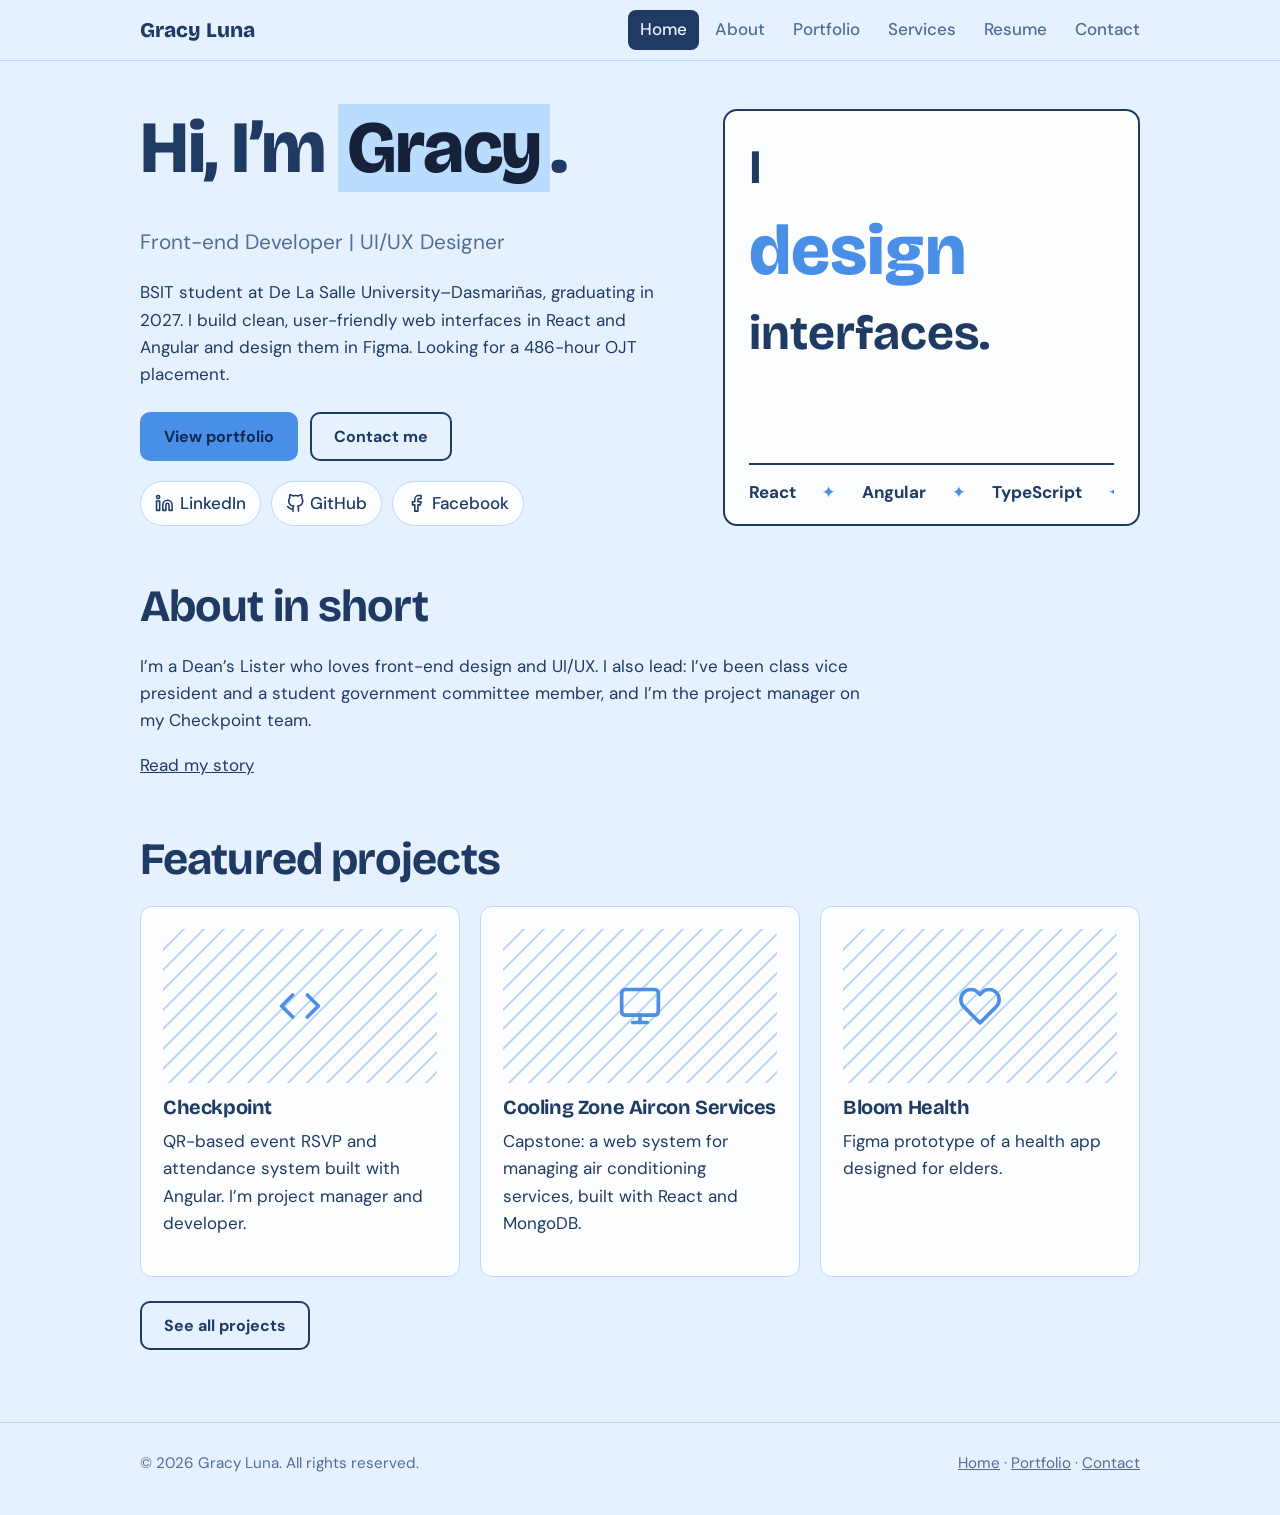
<file: Index.html>
<!DOCTYPE html>
<html lang="en">
<head>
<meta charset="utf-8">
<meta name="viewport" content="width=device-width, initial-scale=1, viewport-fit=cover">
<title>Gracy Luna – Home</title>
<link rel="preconnect" href="https://fonts.googleapis.com">
<link href="https://fonts.googleapis.com/css2?family=Bricolage+Grotesque:wght@500;700;800&family=DM+Sans:wght@400;500;700&display=swap" rel="stylesheet">
<link rel="icon" type="image/svg+xml" href="favicon.svg">
<link rel="stylesheet" href="style.css">
</head>
<body>
<div class="progress" aria-hidden="true"></div>
<header class="top"><div class="wrap">
<a class="logo" href="index.html">Gracy Luna</a>
<nav aria-label="Main">
<a href="index.html" aria-current="page">Home</a>
<a href="about.html">About</a>
<a href="portfolio.html">Portfolio</a>
<a href="services.html">Services</a>
<a href="resume.html">Resume</a>
<a href="contact.html">Contact</a>
</nav>
</div></header>
<main class="wrap">

<article class="page on" id="home">
<div class="hero">
<div>
<h1>Hi, I’m <mark><span>G</span><span>r</span><span>a</span><span>c</span><span>y</span></mark>.</h1>
<p class="sub" style="font-size:1.3rem">Front-end Developer | UI/UX Designer</p>
<p>BSIT student at De La Salle University–Dasmariñas, graduating in 2027. I build clean, user-friendly web interfaces in React and Angular and design them in Figma. Looking for a 486-hour OJT placement.</p>
<div class="row"><a class="btn pri" href="portfolio.html">View portfolio</a><a class="btn" href="contact.html">Contact me</a></div>
<div class="social" aria-label="Social links">
<a href="https://www.linkedin.com/in/gracy-mae-luna-9556603b8/"><svg class="ic" viewBox="0 0 24 24" aria-hidden="true"><path d="M16 8a6 6 0 0 1 6 6v7h-4v-7a2 2 0 0 0-2-2 2 2 0 0 0-2 2v7h-4v-7a6 6 0 0 1 6-6z"/><rect x="2" y="9" width="4" height="12"/><circle cx="4" cy="4" r="2"/></svg>LinkedIn</a><a href="https://github.com/Luna-GracyMae"><svg class="ic" viewBox="0 0 24 24" aria-hidden="true"><path d="M9 19c-5 1.5-5-2.5-7-3m14 6v-3.87a3.37 3.37 0 0 0-.94-2.61c3.14-.35 6.44-1.54 6.44-7A5.44 5.44 0 0 0 20 4.77 5.07 5.07 0 0 0 19.91 1S18.73.65 16 2.48a13.38 13.38 0 0 0-7 0C6.27.65 5.09 1 5.09 1A5.07 5.07 0 0 0 5 4.77a5.44 5.44 0 0 0-1.5 3.78c0 5.42 3.3 6.61 6.44 7A3.37 3.37 0 0 0 9 18.13V22"/></svg>GitHub</a><a href="https://www.facebook.com/gracymeyy"><svg class="ic" viewBox="0 0 24 24" aria-hidden="true"><path d="M18 2h-3a5 5 0 0 0-5 5v3H7v4h3v8h4v-8h3l1-4h-4V7a1 1 0 0 1 1-1h3z"/></svg>Facebook</a>
</div>
</div>
<div class="kinetic" role="img" aria-label="I design, build, prototype and animate interfaces.">
<p class="k-line" aria-hidden="true">I</p>
<div class="k-words" aria-hidden="true"><div><span>design</span><span>build</span><span>prototype</span><span>animate</span><span>design</span></div></div>
<p class="k-line" aria-hidden="true">interfaces.</p>
<div class="marquee" aria-hidden="true"><div class="track"><span>React</span><span>Angular</span><span>TypeScript</span><span>Figma</span><span>Illustrator</span><span>Photoshop</span><span>ASP.NET</span><span>MongoDB</span><span>Azure</span><span>React</span><span>Angular</span><span>TypeScript</span><span>Figma</span><span>Illustrator</span><span>Photoshop</span><span>ASP.NET</span><span>MongoDB</span><span>Azure</span></div></div>
</div>
</div>

<section class="blk">
<h2>About in short</h2>
<p>I’m a Dean’s Lister who loves front-end design and UI/UX. I also lead: I’ve been class vice president and a student government committee member, and I’m the project manager on my Checkpoint team.</p>
<a href="about.html">Read my story</a>
</section>

<section class="blk">
<h2>Featured projects</h2>
<div class="grid">
<div class="card"><div class="thumb"><svg class="ic" viewBox="0 0 24 24" aria-hidden="true"><polyline points="16 18 22 12 16 6"/><polyline points="8 6 2 12 8 18"/></svg></div><h3>Checkpoint</h3><p>QR-based event RSVP and attendance system built with Angular. I’m project manager and developer.</p></div>
<div class="card"><div class="thumb"><svg class="ic" viewBox="0 0 24 24" aria-hidden="true"><rect x="2" y="3" width="20" height="14" rx="2"/><line x1="8" y1="21" x2="16" y2="21"/><line x1="12" y1="17" x2="12" y2="21"/></svg></div><h3>Cooling Zone Aircon Services</h3><p>Capstone: a web system for managing air conditioning services, built with React and MongoDB.</p></div>
<div class="card"><div class="thumb"><svg class="ic" viewBox="0 0 24 24" aria-hidden="true"><path d="M20.84 4.61a5.5 5.5 0 0 0-7.78 0L12 5.67l-1.06-1.06a5.5 5.5 0 0 0-7.78 7.78l1.06 1.06L12 21.23l7.78-7.78 1.06-1.06a5.5 5.5 0 0 0 0-7.78z"/></svg></div><h3>Bloom Health</h3><p>Figma prototype of a health app designed for elders.</p></div>
</div>
<div class="row"><a class="btn" href="portfolio.html">See all projects</a></div>
</section>
</article>

</main>

<footer><div class="wrap"><span>© 2026 Gracy Luna. All rights reserved.</span>
<span><a href="index.html">Home</a> · <a href="portfolio.html">Portfolio</a> · <a href="contact.html">Contact</a></span></div></footer>
</body>
</html>
</file>
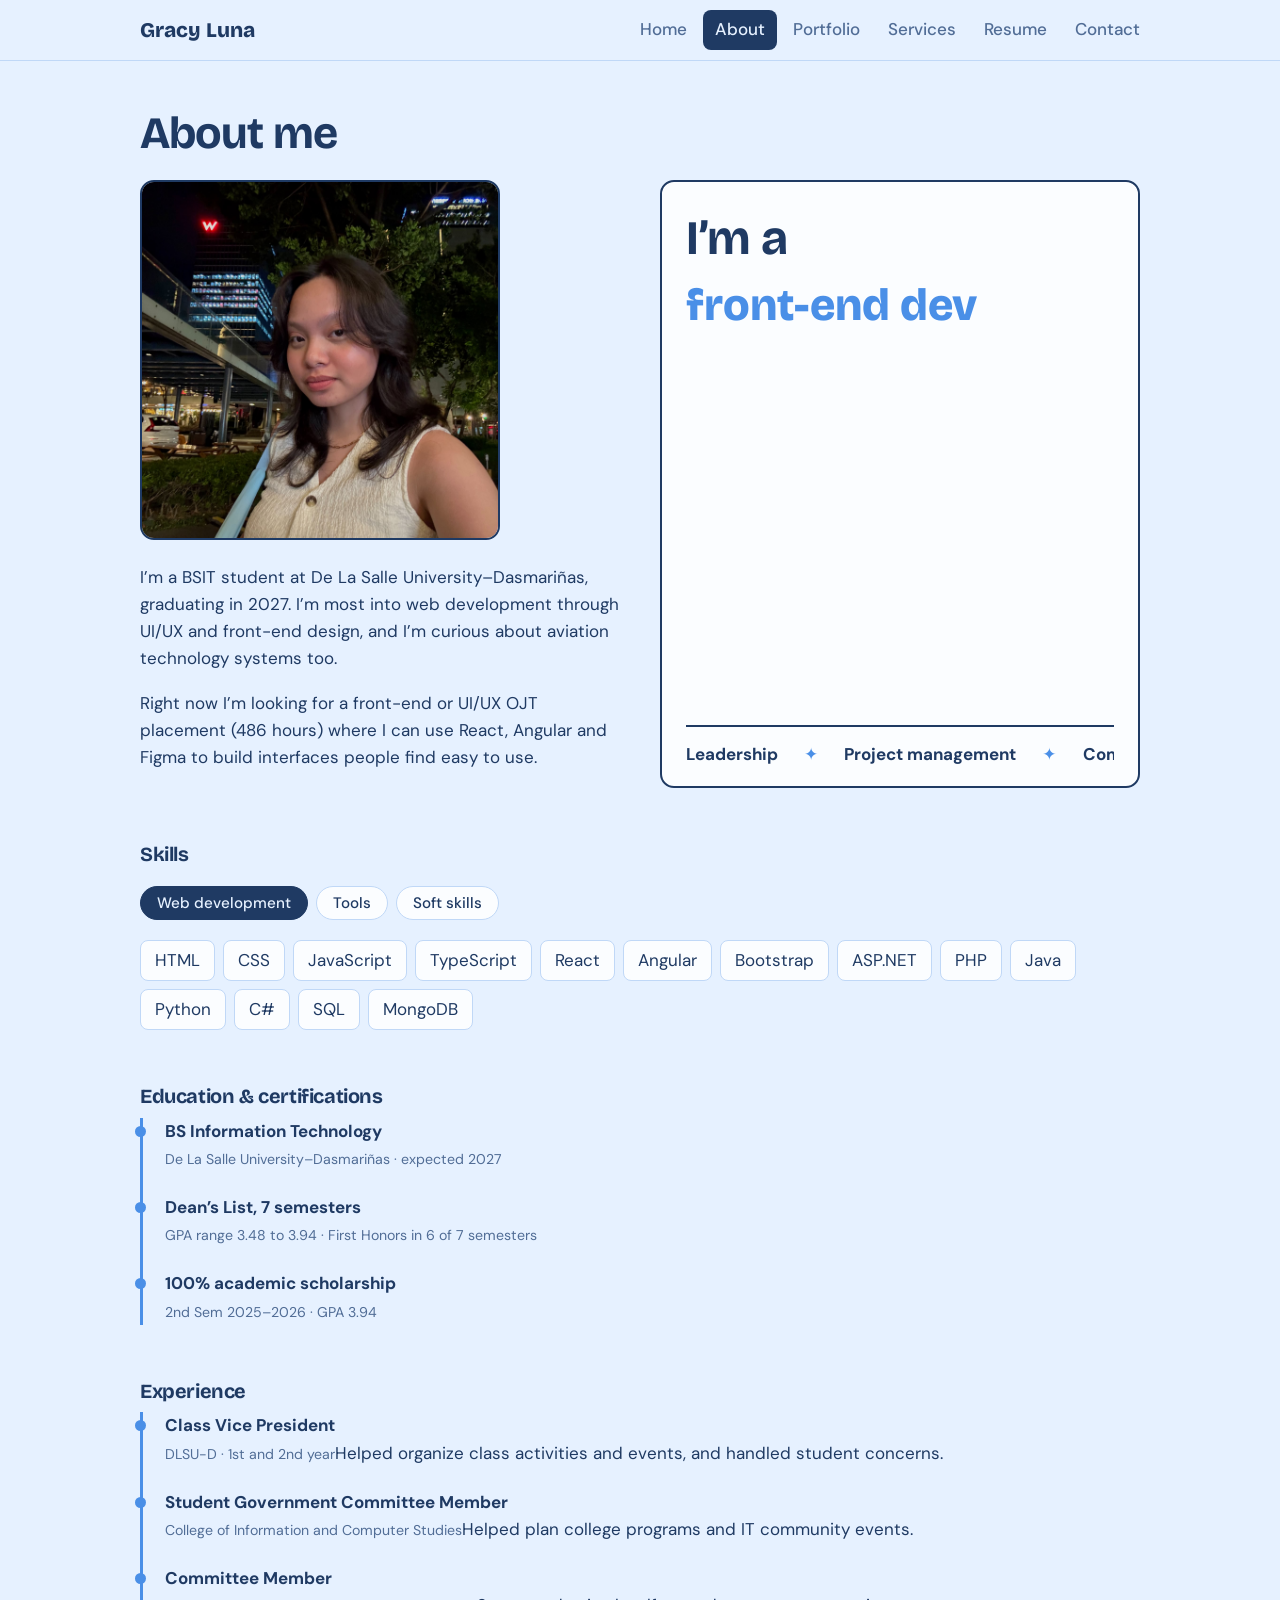
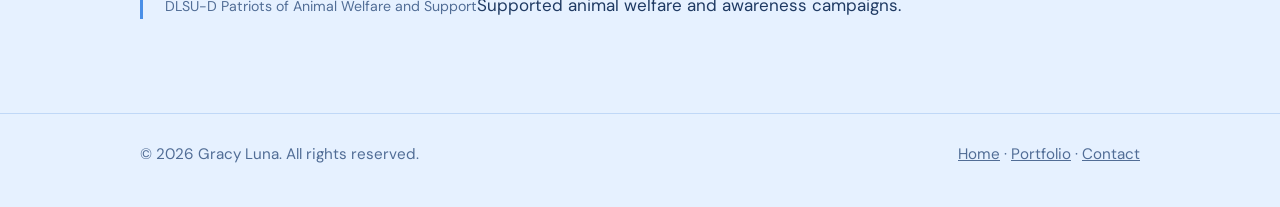
<file: About.html>
<!DOCTYPE html>
<html lang="en">
<head>
<meta charset="utf-8">
<meta name="viewport" content="width=device-width, initial-scale=1, viewport-fit=cover">
<title>About – Gracy Luna</title>
<link rel="preconnect" href="https://fonts.googleapis.com">
<link href="https://fonts.googleapis.com/css2?family=Bricolage+Grotesque:wght@500;700;800&family=DM+Sans:wght@400;500;700&display=swap" rel="stylesheet">
<link rel="icon" type="image/svg+xml" href="favicon.svg">
<link rel="stylesheet" href="Style.css">
</head>
<body>
<div class="progress" aria-hidden="true"></div>
<header class="top"><div class="wrap">
<a class="logo" href="index.html">Gracy Luna</a>
<nav aria-label="Main">
<a href="index.html">Home</a>
<a href="about.html" aria-current="page">About</a>
<a href="portfolio.html">Portfolio</a>
<a href="services.html">Services</a>
<a href="resume.html">Resume</a>
<a href="contact.html">Contact</a>
</nav>
</div></header>
<main class="wrap">

<article class="page on" id="about">
<h2>About me</h2>
<div class="two">
<div>
<figure class="frame" style="margin:0 0 24px;max-width:360px">
<img src="me/gracy.jpg" alt="Portrait of Gracy Luna" width="960" height="960" style="display:block;width:100%;height:auto;aspect-ratio:1/1;object-fit:cover">
</figure>
<p>I’m a BSIT student at De La Salle University–Dasmariñas, graduating in 2027. I’m most into web development through UI/UX and front-end design, and I’m curious about aviation technology systems too.</p>
<p>Right now I’m looking for a front-end or UI/UX OJT placement (486 hours) where I can use React, Angular and Figma to build interfaces people find easy to use.</p>
</div>
<div class="kinetic" role="img" aria-label="I’m a front-end dev, UI/UX designer, team leader and Dean’s Lister.">
<p class="k-line" aria-hidden="true">I’m a</p>
<div class="k-words sm" aria-hidden="true"><div><span>front-end dev</span><span>UI/UX designer</span><span>team leader</span><span>Dean’s Lister</span><span>front-end dev</span></div></div>
<div class="marquee" aria-hidden="true"><div class="track"><span>Leadership</span><span>Project management</span><span>Communication</span><span>Teamwork</span><span>English</span><span>Filipino</span><span>Leadership</span><span>Project management</span><span>Communication</span><span>Teamwork</span><span>English</span><span>Filipino</span></div></div>
</div>
</div>

<section class="blk"><h3>Skills</h3>
<div class="tabs2">
<input type="radio" name="sk" id="sk1" checked><input type="radio" name="sk" id="sk2"><input type="radio" name="sk" id="sk3">
<div class="filters"><label for="sk1">Web development</label><label for="sk2">Tools</label><label for="sk3">Soft skills</label></div>
<div class="chips p1"><span>HTML</span><span>CSS</span><span>JavaScript</span><span>TypeScript</span><span>React</span><span>Angular</span><span>Bootstrap</span><span>ASP.NET</span><span>PHP</span><span>Java</span><span>Python</span><span>C#</span><span>SQL</span><span>MongoDB</span></div>
<div class="chips p2"><span>Figma</span><span>Photoshop</span><span>Illustrator</span><span>Animate</span><span>Git/GitHub</span><span>VS Code</span><span>Visual Studio 2022</span><span>Android Studio</span><span>Microsoft Azure</span></div>
<div class="chips p3"><span>Leadership</span><span>Project management</span><span>Communication</span><span>Teamwork</span><span>English & Filipino</span></div>
</div>
</section>

<section class="blk"><h3>Education & certifications</h3>
<ul class="tl">
<li><b>BS Information Technology</b><small>De La Salle University–Dasmariñas · expected 2027</small></li>
<li><b>Dean’s List, 7 semesters</b><small>GPA range 3.48 to 3.94 · First Honors in 6 of 7 semesters</small></li>
<li><b>100% academic scholarship</b><small>2nd Sem 2025–2026 · GPA 3.94</small></li>
</ul></section>

<section class="blk"><h3>Experience</h3>
<ul class="tl">
<li><b>Class Vice President</b><small>DLSU-D · 1st and 2nd year</small>Helped organize class activities and events, and handled student concerns.</li>
<li><b>Student Government Committee Member</b><small>College of Information and Computer Studies</small>Helped plan college programs and IT community events.</li>
<li><b>Committee Member</b><small>DLSU-D Patriots of Animal Welfare and Support</small>Supported animal welfare and awareness campaigns.</li>
</ul></section>
</article>

</main>

<footer><div class="wrap"><span>© 2026 Gracy Luna. All rights reserved.</span>
<span><a href="index.html">Home</a> · <a href="portfolio.html">Portfolio</a> · <a href="contact.html">Contact</a></span></div></footer>
</body>
</html>
</file>
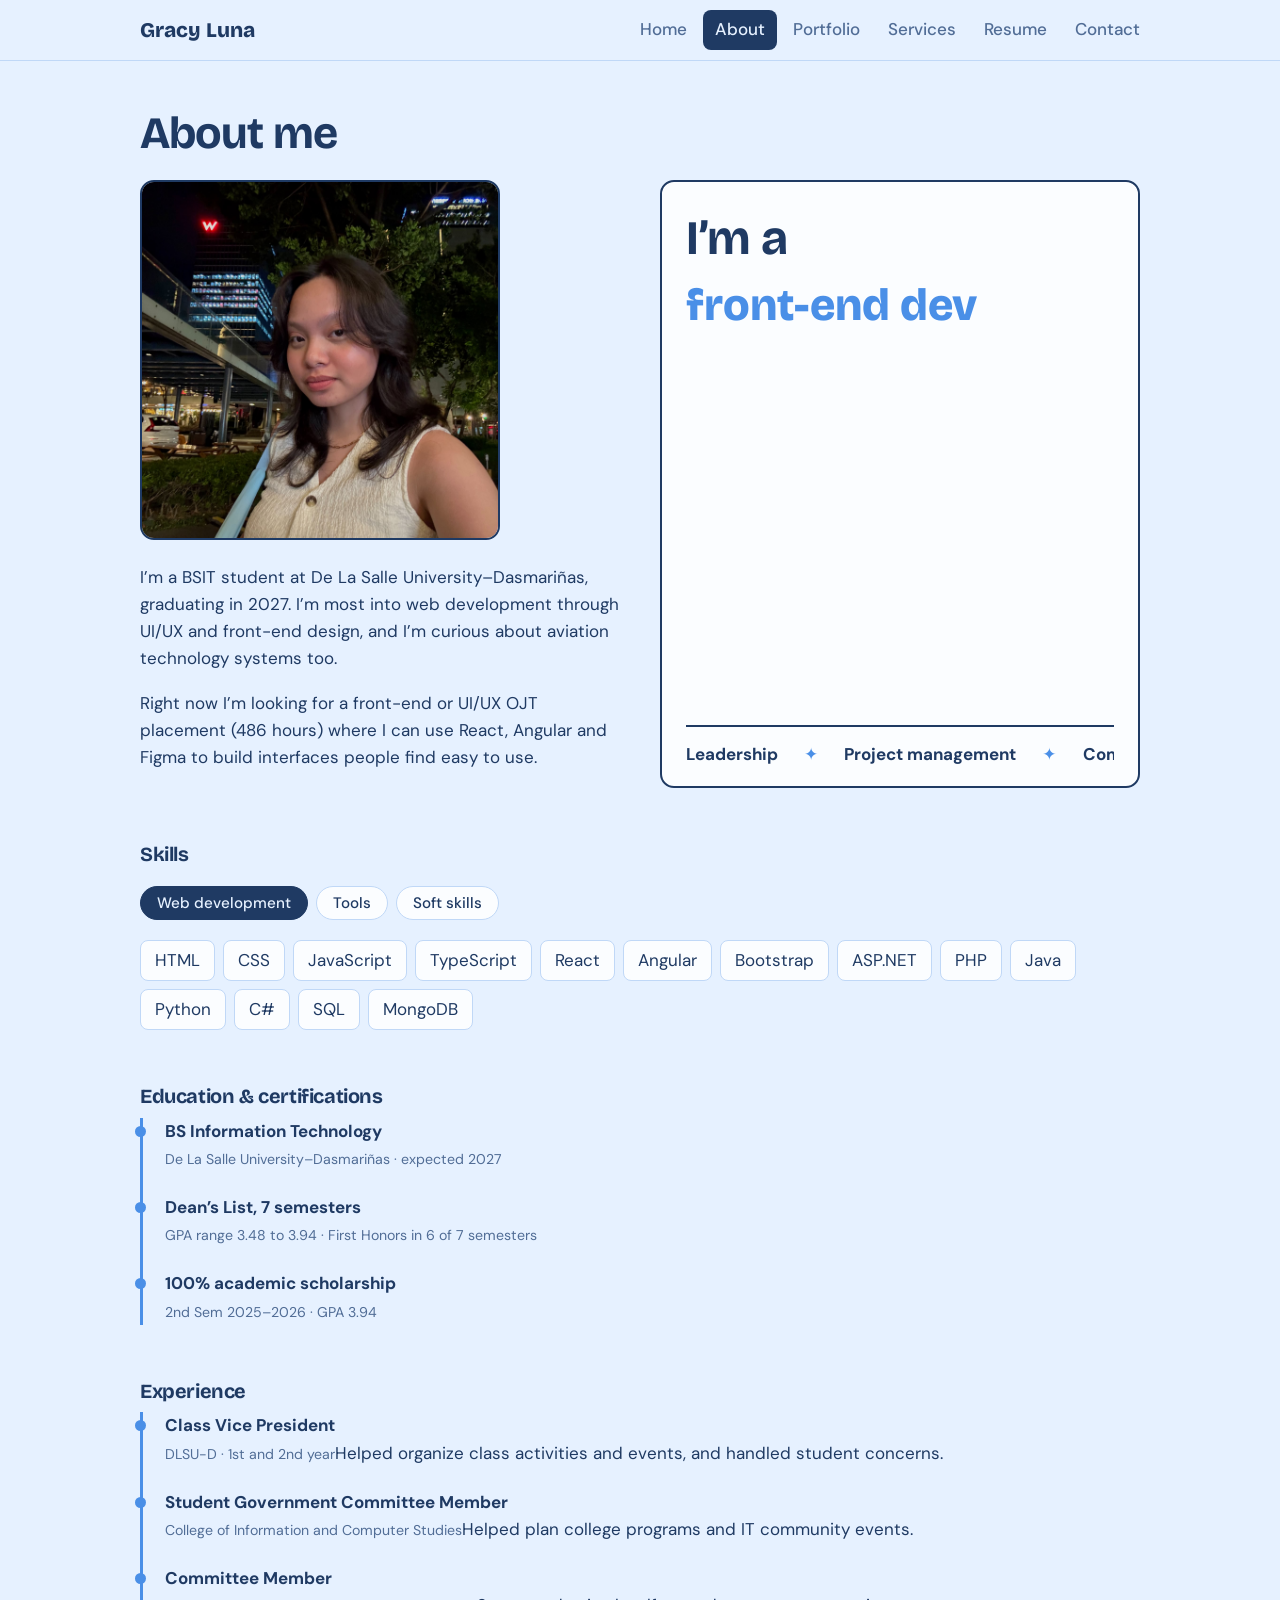
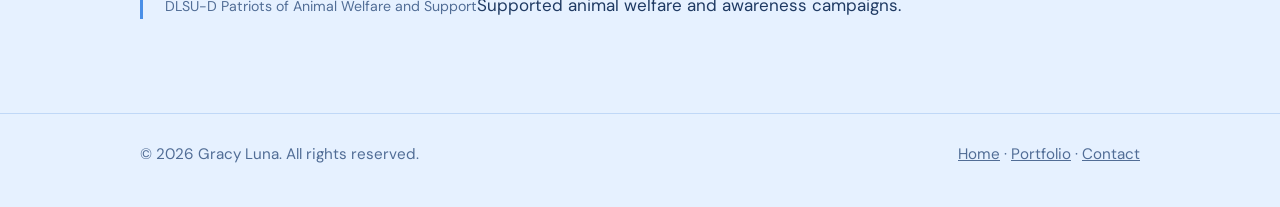
<file: about.html>
<!DOCTYPE html>
<html lang="en">
<head>
<meta charset="utf-8">
<meta name="viewport" content="width=device-width, initial-scale=1, viewport-fit=cover">
<title>About – Gracy Luna</title>
<link rel="preconnect" href="https://fonts.googleapis.com">
<link href="https://fonts.googleapis.com/css2?family=Bricolage+Grotesque:wght@500;700;800&family=DM+Sans:wght@400;500;700&display=swap" rel="stylesheet">
<link rel="icon" type="image/svg+xml" href="favicon.svg">
<link rel="stylesheet" href="style.css">
</head>
<body>
<div class="progress" aria-hidden="true"></div>
<header class="top"><div class="wrap">
<a class="logo" href="index.html">Gracy Luna</a>
<nav aria-label="Main">
<a href="index.html">Home</a>
<a href="about.html" aria-current="page">About</a>
<a href="portfolio.html">Portfolio</a>
<a href="services.html">Services</a>
<a href="resume.html">Resume</a>
<a href="contact.html">Contact</a>
</nav>
</div></header>
<main class="wrap">

<article class="page on" id="about">
<h2>About me</h2>
<div class="two">
<div>
<figure class="frame" style="margin:0 0 24px;max-width:360px">
<img src="me/gracy.jpg" alt="Portrait of Gracy Luna" width="960" height="960" style="display:block;width:100%;height:auto;aspect-ratio:1/1;object-fit:cover">
</figure>
<p>I’m a BSIT student at De La Salle University–Dasmariñas, graduating in 2027. I’m most into web development through UI/UX and front-end design, and I’m curious about aviation technology systems too.</p>
<p>Right now I’m looking for a front-end or UI/UX OJT placement (486 hours) where I can use React, Angular and Figma to build interfaces people find easy to use.</p>
</div>
<div class="kinetic" role="img" aria-label="I’m a front-end dev, UI/UX designer, team leader and Dean’s Lister.">
<p class="k-line" aria-hidden="true">I’m a</p>
<div class="k-words sm" aria-hidden="true"><div><span>front-end dev</span><span>UI/UX designer</span><span>team leader</span><span>Dean’s Lister</span><span>front-end dev</span></div></div>
<div class="marquee" aria-hidden="true"><div class="track"><span>Leadership</span><span>Project management</span><span>Communication</span><span>Teamwork</span><span>English</span><span>Filipino</span><span>Leadership</span><span>Project management</span><span>Communication</span><span>Teamwork</span><span>English</span><span>Filipino</span></div></div>
</div>
</div>

<section class="blk"><h3>Skills</h3>
<div class="tabs2">
<input type="radio" name="sk" id="sk1" checked><input type="radio" name="sk" id="sk2"><input type="radio" name="sk" id="sk3">
<div class="filters"><label for="sk1">Web development</label><label for="sk2">Tools</label><label for="sk3">Soft skills</label></div>
<div class="chips p1"><span>HTML</span><span>CSS</span><span>JavaScript</span><span>TypeScript</span><span>React</span><span>Angular</span><span>Bootstrap</span><span>ASP.NET</span><span>PHP</span><span>Java</span><span>Python</span><span>C#</span><span>SQL</span><span>MongoDB</span></div>
<div class="chips p2"><span>Figma</span><span>Photoshop</span><span>Illustrator</span><span>Animate</span><span>Git/GitHub</span><span>VS Code</span><span>Visual Studio 2022</span><span>Android Studio</span><span>Microsoft Azure</span></div>
<div class="chips p3"><span>Leadership</span><span>Project management</span><span>Communication</span><span>Teamwork</span><span>English & Filipino</span></div>
</div>
</section>

<section class="blk"><h3>Education & certifications</h3>
<ul class="tl">
<li><b>BS Information Technology</b><small>De La Salle University–Dasmariñas · expected 2027</small></li>
<li><b>Dean’s List, 7 semesters</b><small>GPA range 3.48 to 3.94 · First Honors in 6 of 7 semesters</small></li>
<li><b>100% academic scholarship</b><small>2nd Sem 2025–2026 · GPA 3.94</small></li>
</ul></section>

<section class="blk"><h3>Experience</h3>
<ul class="tl">
<li><b>Class Vice President</b><small>DLSU-D · 1st and 2nd year</small>Helped organize class activities and events, and handled student concerns.</li>
<li><b>Student Government Committee Member</b><small>College of Information and Computer Studies</small>Helped plan college programs and IT community events.</li>
<li><b>Committee Member</b><small>DLSU-D Patriots of Animal Welfare and Support</small>Supported animal welfare and awareness campaigns.</li>
</ul></section>
</article>

</main>

<footer><div class="wrap"><span>© 2026 Gracy Luna. All rights reserved.</span>
<span><a href="index.html">Home</a> · <a href="portfolio.html">Portfolio</a> · <a href="contact.html">Contact</a></span></div></footer>
</body>
</html>
</file>
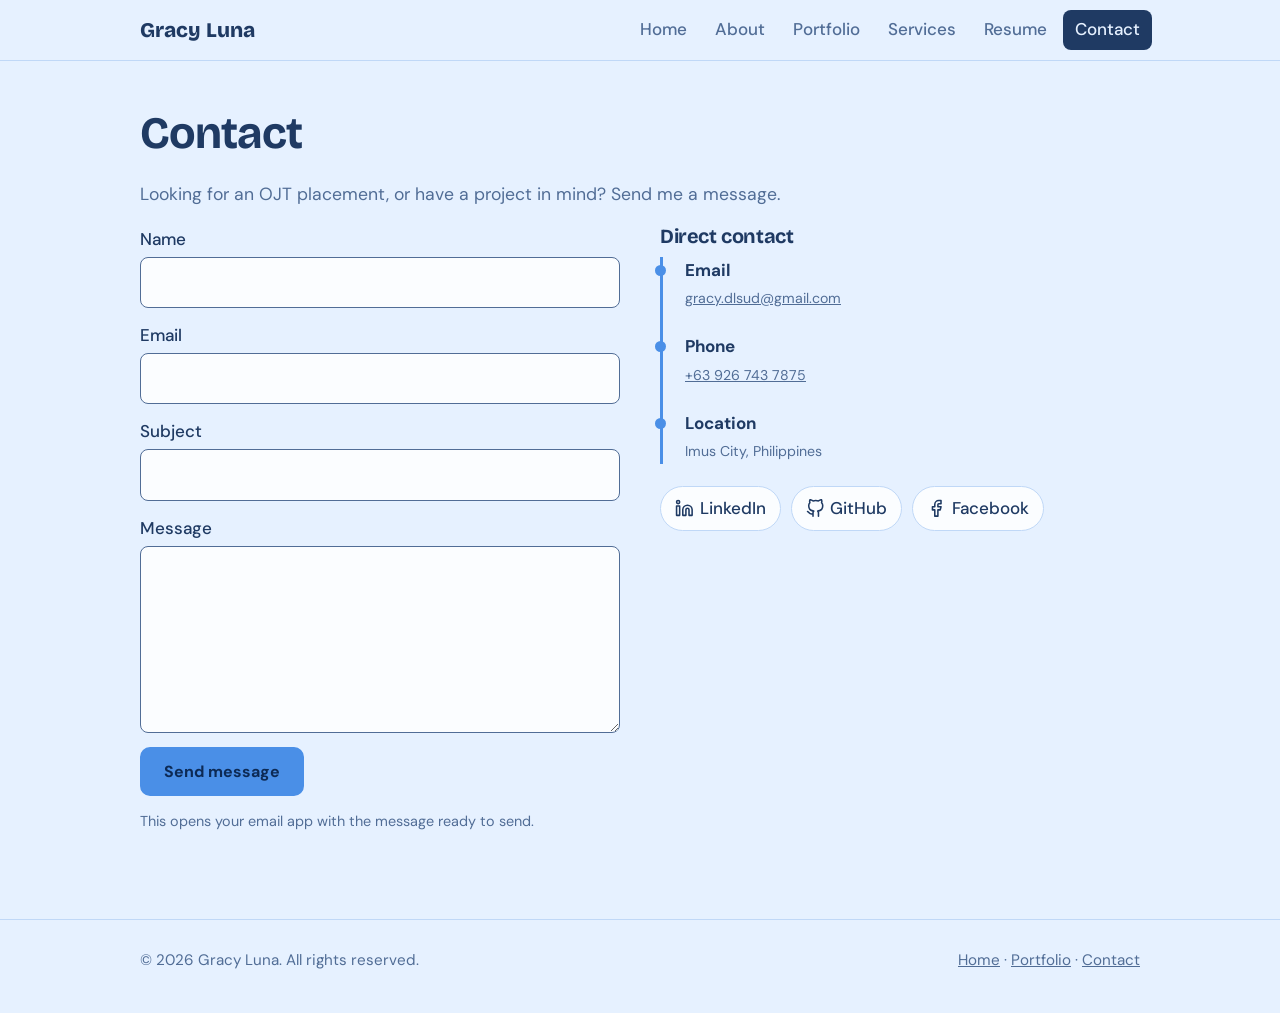
<file: Contact.html>
<!DOCTYPE html>
<html lang="en">
<head>
<meta charset="utf-8">
<meta name="viewport" content="width=device-width, initial-scale=1, viewport-fit=cover">
<title>Contact – Gracy Luna</title>
<link rel="preconnect" href="https://fonts.googleapis.com">
<link href="https://fonts.googleapis.com/css2?family=Bricolage+Grotesque:wght@500;700;800&family=DM+Sans:wght@400;500;700&display=swap" rel="stylesheet">
<link rel="icon" type="image/svg+xml" href="favicon.svg">
<link rel="stylesheet" href="Style.css">
</head>
<body>
<div class="progress" aria-hidden="true"></div>
<header class="top"><div class="wrap">
<a class="logo" href="index.html">Gracy Luna</a>
<nav aria-label="Main">
<a href="index.html">Home</a>
<a href="about.html">About</a>
<a href="portfolio.html">Portfolio</a>
<a href="services.html">Services</a>
<a href="resume.html">Resume</a>
<a href="contact.html" aria-current="page">Contact</a>
</nav>
</div></header>
<main class="wrap">

<article class="page on" id="contact">
<h2>Contact</h2>
<p class="sub">Looking for an OJT placement, or have a project in mind? Send me a message.</p>

<div class="two">
<div>
<form id="cf">
<label>Name<input type="text" name="name" required autocomplete="name"></label>
<label>Email<input type="email" name="email" required autocomplete="email"></label>
<label>Subject<input type="text" name="subject" required></label>
<label>Message<textarea name="message" rows="6" required></textarea></label>
<div><button class="btn pri" type="submit">Send message</button></div>
<p class="sub" style="font-size:.9rem">This opens your email app with the message ready to send.</p>
</form>
</div>

<div>
<h3>Direct contact</h3>
<ul class="tl">
<li><b>Email</b><small><a href="mailto:gracy.dlsud@gmail.com">gracy.dlsud@gmail.com</a></small></li>
<li><b>Phone</b><small><a href="tel:+639267437875">+63 926 743 7875</a></small></li>
<li><b>Location</b><small>Imus City, Philippines</small></li>
</ul>
<div class="social" aria-label="Social links">
<a href="https://www.linkedin.com/in/gracy-mae-luna-9556603b8/"><svg class="ic" viewBox="0 0 24 24" aria-hidden="true"><path d="M16 8a6 6 0 0 1 6 6v7h-4v-7a2 2 0 0 0-2-2 2 2 0 0 0-2 2v7h-4v-7a6 6 0 0 1 6-6z"/><rect x="2" y="9" width="4" height="12"/><circle cx="4" cy="4" r="2"/></svg>LinkedIn</a><a href="https://github.com/Luna-GracyMae"><svg class="ic" viewBox="0 0 24 24" aria-hidden="true"><path d="M9 19c-5 1.5-5-2.5-7-3m14 6v-3.87a3.37 3.37 0 0 0-.94-2.61c3.14-.35 6.44-1.54 6.44-7A5.44 5.44 0 0 0 20 4.77 5.07 5.07 0 0 0 19.91 1S18.73.65 16 2.48a13.38 13.38 0 0 0-7 0C6.27.65 5.09 1 5.09 1A5.07 5.07 0 0 0 5 4.77a5.44 5.44 0 0 0-1.5 3.78c0 5.42 3.3 6.61 6.44 7A3.37 3.37 0 0 0 9 18.13V22"/></svg>GitHub</a><a href="https://www.facebook.com/gracymeyy"><svg class="ic" viewBox="0 0 24 24" aria-hidden="true"><path d="M18 2h-3a5 5 0 0 0-5 5v3H7v4h3v8h4v-8h3l1-4h-4V7a1 1 0 0 1 1-1h3z"/></svg>Facebook</a>
</div>
</div>
</div>
</article>

</main>

<footer><div class="wrap"><span>© 2026 Gracy Luna. All rights reserved.</span>
<span><a href="index.html">Home</a> · <a href="portfolio.html">Portfolio</a> · <a href="contact.html">Contact</a></span></div></footer>
<script>
document.getElementById('cf').addEventListener('submit',function(e){
  e.preventDefault();
  var f=e.target;
  var body='From: '+f.name.value+' ('+f.email.value+')\n\n'+f.message.value;
  location.href='mailto:gracy.dlsud@gmail.com?subject='+encodeURIComponent(f.subject.value)+'&body='+encodeURIComponent(body);
});
</script>
</body>
</html>
</file>
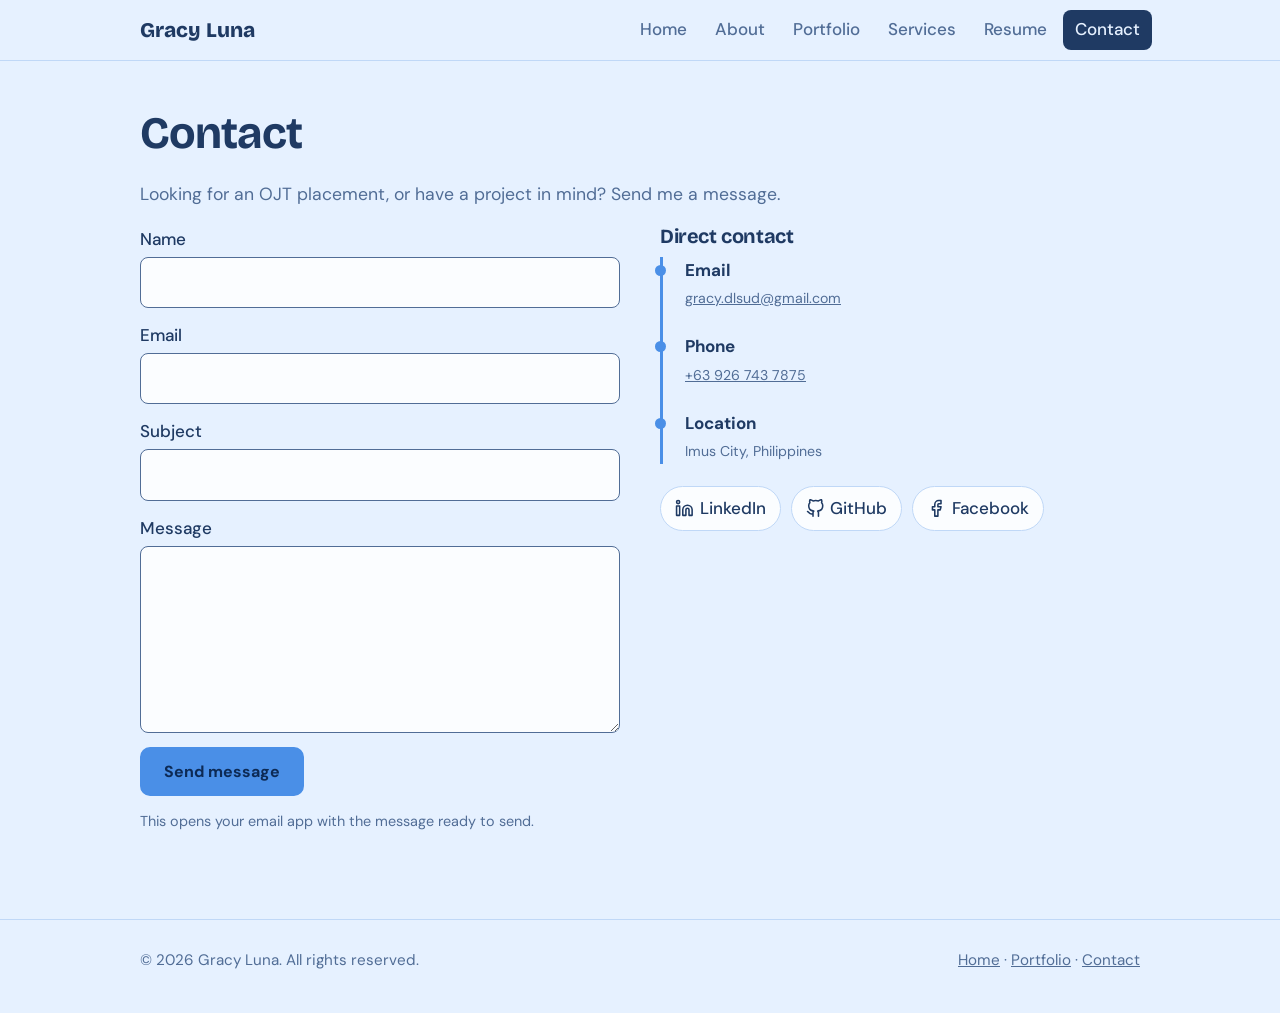
<file: contact.html>
<!DOCTYPE html>
<html lang="en">
<head>
<meta charset="utf-8">
<meta name="viewport" content="width=device-width, initial-scale=1, viewport-fit=cover">
<title>Contact – Gracy Luna</title>
<link rel="preconnect" href="https://fonts.googleapis.com">
<link href="https://fonts.googleapis.com/css2?family=Bricolage+Grotesque:wght@500;700;800&family=DM+Sans:wght@400;500;700&display=swap" rel="stylesheet">
<link rel="icon" type="image/svg+xml" href="favicon.svg">
<link rel="stylesheet" href="style.css">
</head>
<body>
<div class="progress" aria-hidden="true"></div>
<header class="top"><div class="wrap">
<a class="logo" href="index.html">Gracy Luna</a>
<nav aria-label="Main">
<a href="index.html">Home</a>
<a href="about.html">About</a>
<a href="portfolio.html">Portfolio</a>
<a href="services.html">Services</a>
<a href="resume.html">Resume</a>
<a href="contact.html" aria-current="page">Contact</a>
</nav>
</div></header>
<main class="wrap">

<article class="page on" id="contact">
<h2>Contact</h2>
<p class="sub">Looking for an OJT placement, or have a project in mind? Send me a message.</p>

<div class="two">
<div>
<form id="cf">
<label>Name<input type="text" name="name" required autocomplete="name"></label>
<label>Email<input type="email" name="email" required autocomplete="email"></label>
<label>Subject<input type="text" name="subject" required></label>
<label>Message<textarea name="message" rows="6" required></textarea></label>
<div><button class="btn pri" type="submit">Send message</button></div>
<p class="sub" style="font-size:.9rem">This opens your email app with the message ready to send.</p>
</form>
</div>

<div>
<h3>Direct contact</h3>
<ul class="tl">
<li><b>Email</b><small><a href="mailto:gracy.dlsud@gmail.com">gracy.dlsud@gmail.com</a></small></li>
<li><b>Phone</b><small><a href="tel:+639267437875">+63 926 743 7875</a></small></li>
<li><b>Location</b><small>Imus City, Philippines</small></li>
</ul>
<div class="social" aria-label="Social links">
<a href="https://www.linkedin.com/in/gracy-mae-luna-9556603b8/"><svg class="ic" viewBox="0 0 24 24" aria-hidden="true"><path d="M16 8a6 6 0 0 1 6 6v7h-4v-7a2 2 0 0 0-2-2 2 2 0 0 0-2 2v7h-4v-7a6 6 0 0 1 6-6z"/><rect x="2" y="9" width="4" height="12"/><circle cx="4" cy="4" r="2"/></svg>LinkedIn</a><a href="https://github.com/Luna-GracyMae"><svg class="ic" viewBox="0 0 24 24" aria-hidden="true"><path d="M9 19c-5 1.5-5-2.5-7-3m14 6v-3.87a3.37 3.37 0 0 0-.94-2.61c3.14-.35 6.44-1.54 6.44-7A5.44 5.44 0 0 0 20 4.77 5.07 5.07 0 0 0 19.91 1S18.73.65 16 2.48a13.38 13.38 0 0 0-7 0C6.27.65 5.09 1 5.09 1A5.07 5.07 0 0 0 5 4.77a5.44 5.44 0 0 0-1.5 3.78c0 5.42 3.3 6.61 6.44 7A3.37 3.37 0 0 0 9 18.13V22"/></svg>GitHub</a><a href="https://www.facebook.com/gracymeyy"><svg class="ic" viewBox="0 0 24 24" aria-hidden="true"><path d="M18 2h-3a5 5 0 0 0-5 5v3H7v4h3v8h4v-8h3l1-4h-4V7a1 1 0 0 1 1-1h3z"/></svg>Facebook</a>
</div>
</div>
</div>
</article>

</main>

<footer><div class="wrap"><span>© 2026 Gracy Luna. All rights reserved.</span>
<span><a href="index.html">Home</a> · <a href="portfolio.html">Portfolio</a> · <a href="contact.html">Contact</a></span></div></footer>
<script>
document.getElementById('cf').addEventListener('submit',function(e){
  e.preventDefault();
  var f=e.target;
  var body='From: '+f.name.value+' ('+f.email.value+')\n\n'+f.message.value;
  location.href='mailto:gracy.dlsud@gmail.com?subject='+encodeURIComponent(f.subject.value)+'&body='+encodeURIComponent(body);
});
</script>
</body>
</html>
</file>
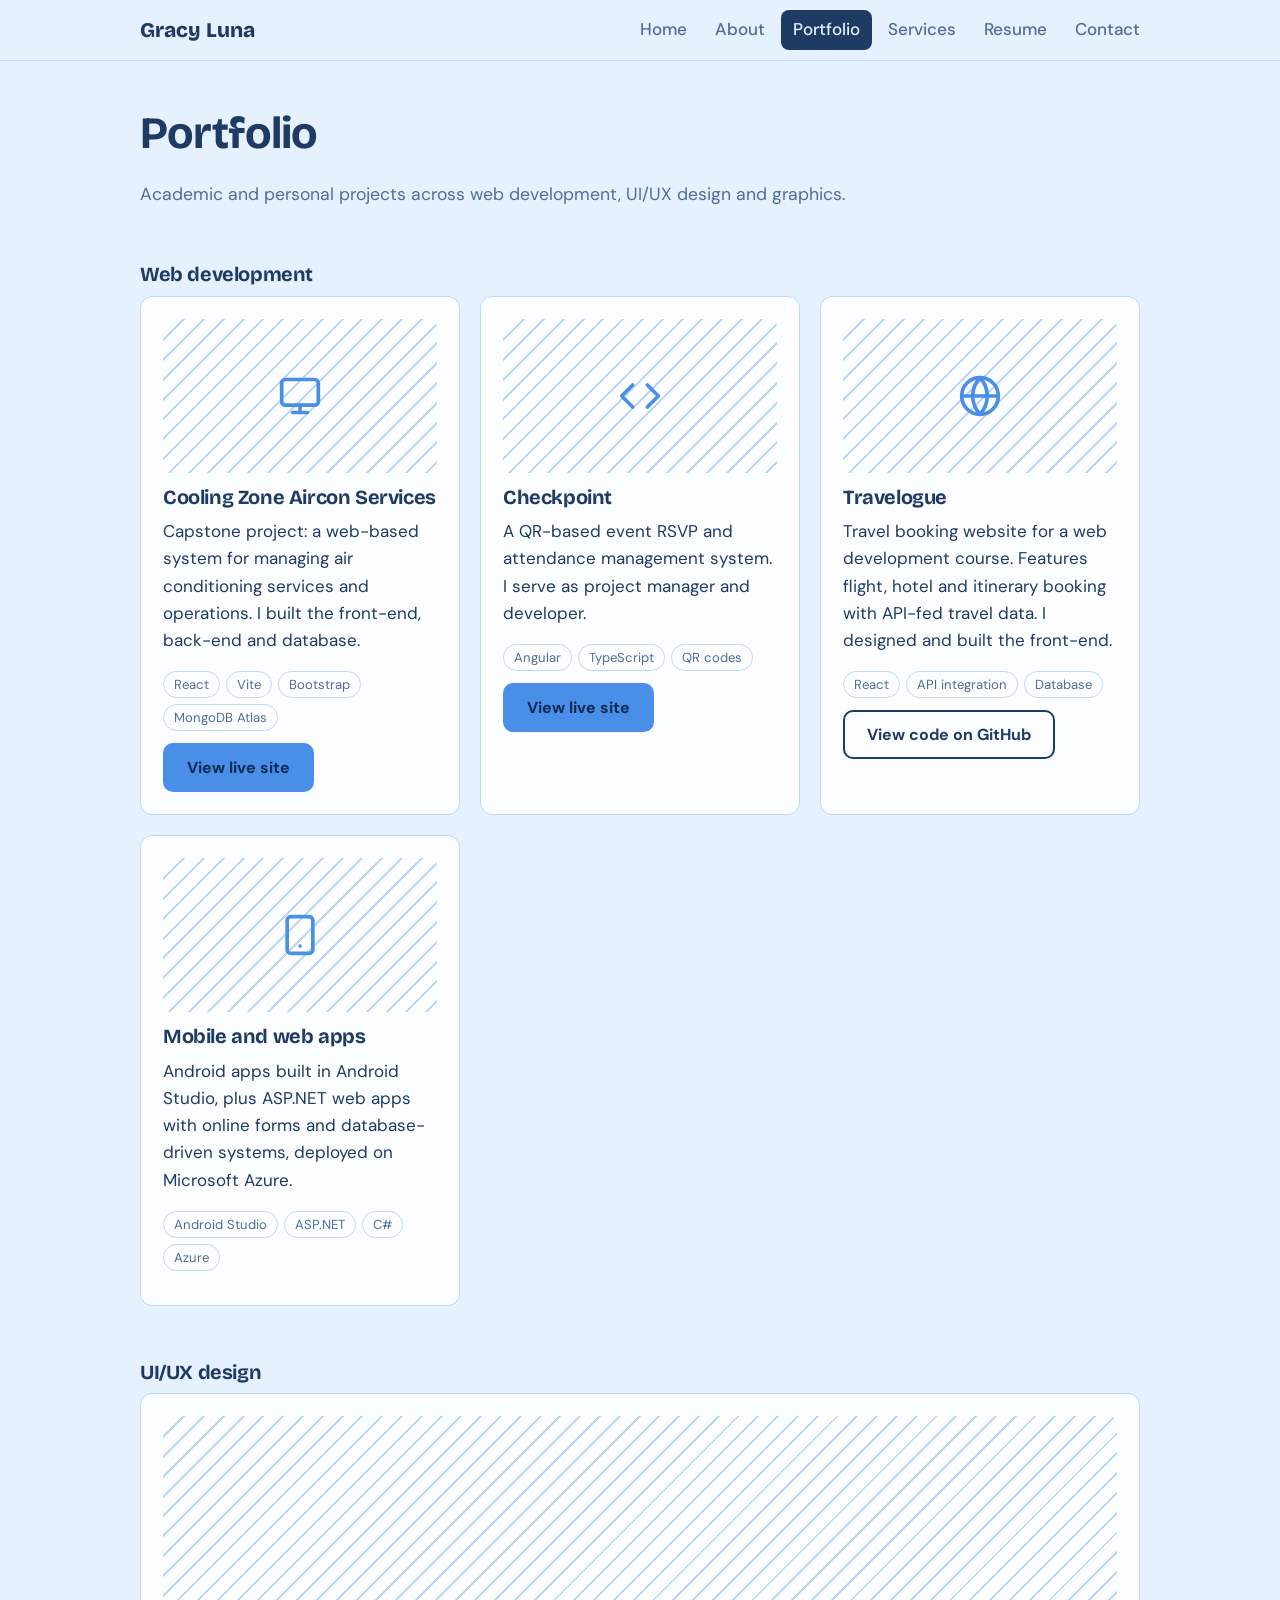
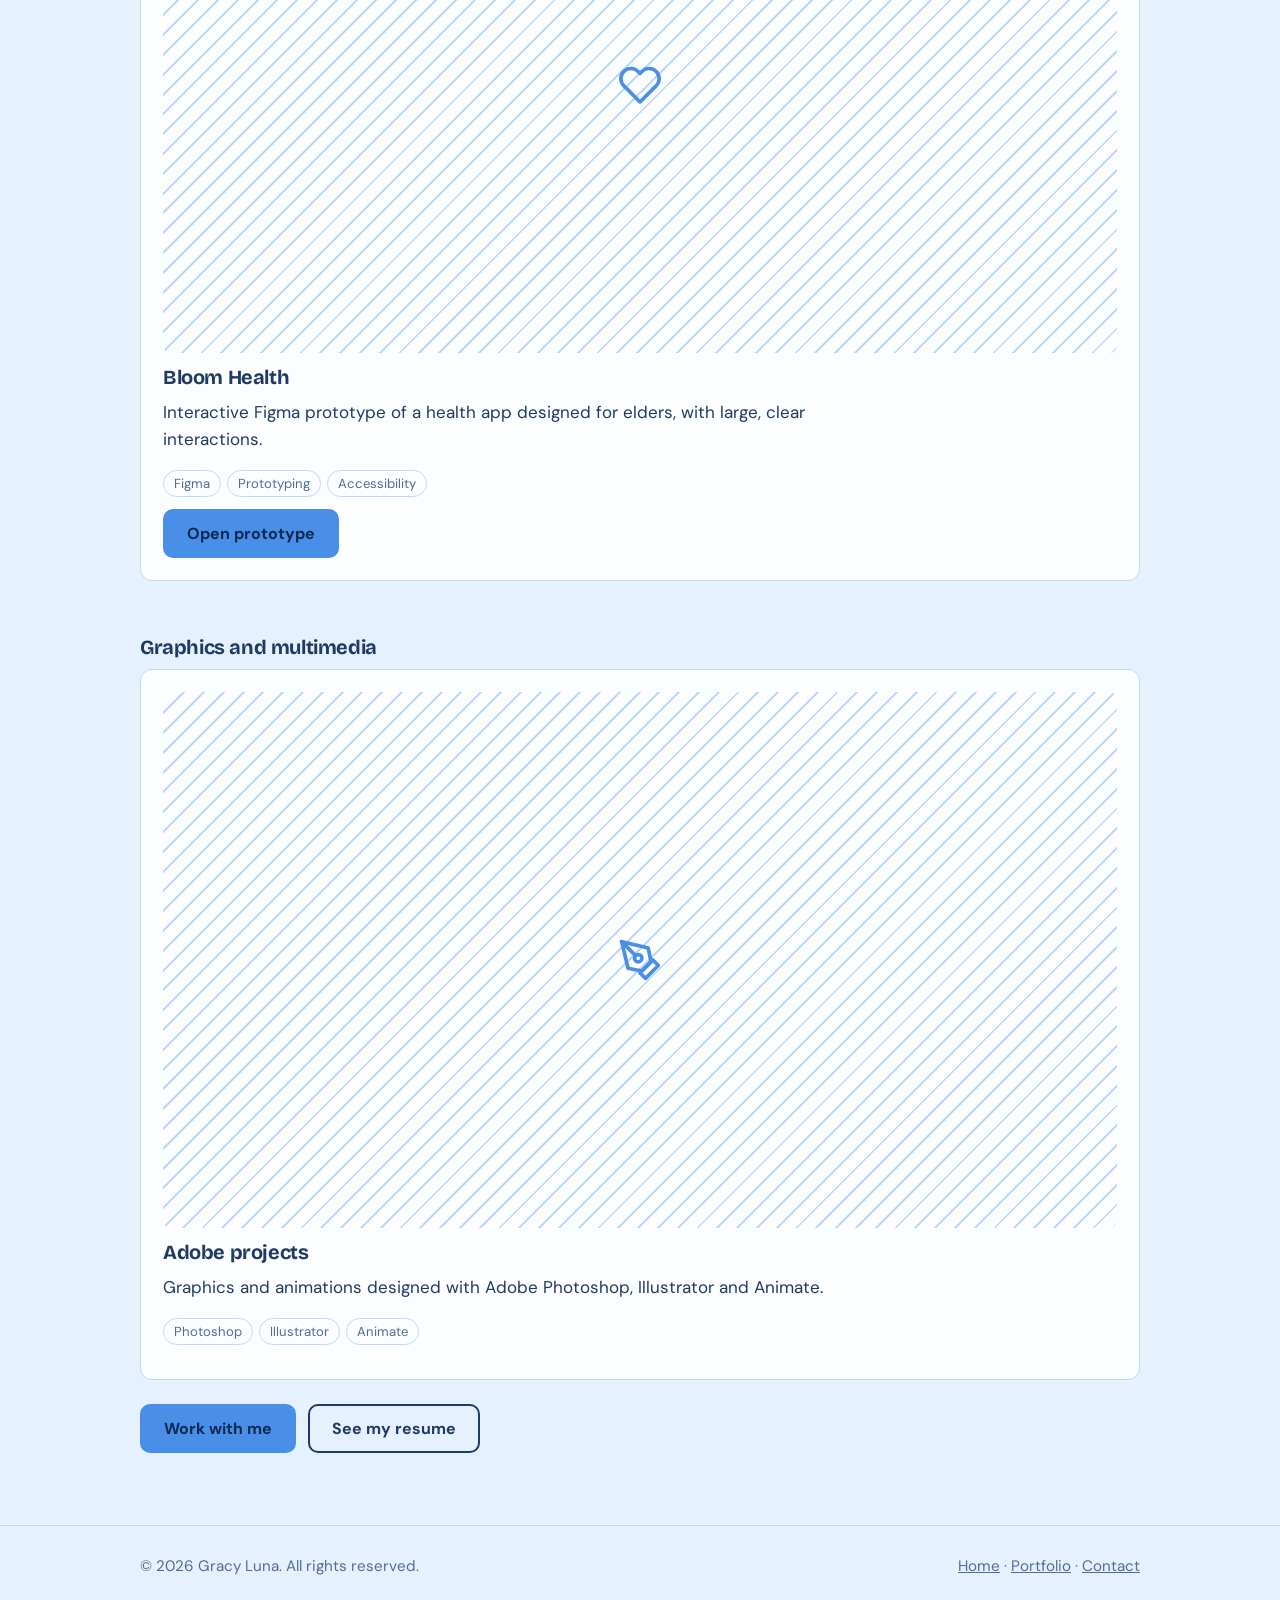
<file: Portfolio.html>
<!DOCTYPE html>
<html lang="en">
<head>
<meta charset="utf-8">
<meta name="viewport" content="width=device-width, initial-scale=1, viewport-fit=cover">
<title>Portfolio – Gracy Luna</title>
<link rel="preconnect" href="https://fonts.googleapis.com">
<link href="https://fonts.googleapis.com/css2?family=Bricolage+Grotesque:wght@500;700;800&family=DM+Sans:wght@400;500;700&display=swap" rel="stylesheet">
<link rel="icon" type="image/svg+xml" href="favicon.svg">
<link rel="stylesheet" href="Style.css">
</head>
<body>
<div class="progress" aria-hidden="true"></div>
<header class="top"><div class="wrap">
<a class="logo" href="index.html">Gracy Luna</a>
<nav aria-label="Main">
<a href="index.html">Home</a>
<a href="about.html">About</a>
<a href="portfolio.html" aria-current="page">Portfolio</a>
<a href="services.html">Services</a>
<a href="resume.html">Resume</a>
<a href="contact.html">Contact</a>
</nav>
</div></header>
<main class="wrap">

<article class="page on" id="portfolio">
<h2>Portfolio</h2>
<p class="sub">Academic and personal projects across web development, UI/UX design and graphics.</p>

<section class="blk">
<h3>Web development</h3>
<div class="grid">

<div class="card">
<div class="thumb"><svg class="ic" viewBox="0 0 24 24" aria-hidden="true"><rect x="2" y="3" width="20" height="14" rx="2"/><line x1="8" y1="21" x2="16" y2="21"/><line x1="12" y1="17" x2="12" y2="21"/></svg></div>
<h3>Cooling Zone Aircon Services</h3>
<p>Capstone project: a web-based system for managing air conditioning services and operations. I built the front-end, back-end and database.</p>
<ul class="tags"><li>React</li><li>Vite</li><li>Bootstrap</li><li>MongoDB Atlas</li></ul>
<a class="btn pri" href="https://czams.vercel.app/" target="_blank" rel="noopener">View live site</a>
</div>

<div class="card">
<div class="thumb"><svg class="ic" viewBox="0 0 24 24" aria-hidden="true"><polyline points="16 18 22 12 16 6"/><polyline points="8 6 2 12 8 18"/></svg></div>
<h3>Checkpoint</h3>
<p>A QR-based event RSVP and attendance management system. I serve as project manager and developer.</p>
<ul class="tags"><li>Angular</li><li>TypeScript</li><li>QR codes</li></ul>
<a class="btn pri" href="https://checkpoint.dlsud-ilt.workers.dev/events" target="_blank" rel="noopener">View live site</a>
</div>

<div class="card">
<div class="thumb"><svg class="ic" viewBox="0 0 24 24" aria-hidden="true"><circle cx="12" cy="12" r="10"/><line x1="2" y1="12" x2="22" y2="12"/><path d="M12 2a15.3 15.3 0 0 1 4 10 15.3 15.3 0 0 1-4 10 15.3 15.3 0 0 1-4-10 15.3 15.3 0 0 1 4-10z"/></svg></div>
<h3>Travelogue</h3>
<p>Travel booking website for a web development course. Features flight, hotel and itinerary booking with API-fed travel data. I designed and built the front-end.</p>
<ul class="tags"><li>React</li><li>API integration</li><li>Database</li></ul>
<a class="btn" href="https://github.com/Lauron-PatrickJames/Travelogue" target="_blank" rel="noopener">View code on GitHub</a>
</div>

<div class="card">
<div class="thumb"><svg class="ic" viewBox="0 0 24 24" aria-hidden="true"><rect x="5" y="2" width="14" height="20" rx="2"/><line x1="12" y1="18" x2="12.01" y2="18"/></svg></div>
<h3>Mobile and web apps</h3>
<p>Android apps built in Android Studio, plus ASP.NET web apps with online forms and database-driven systems, deployed on Microsoft Azure.</p>
<ul class="tags"><li>Android Studio</li><li>ASP.NET</li><li>C#</li><li>Azure</li></ul>
</div>

</div>
</section>

<section class="blk">
<h3>UI/UX design</h3>
<div class="grid">
<div class="card">
<div class="thumb"><svg class="ic" viewBox="0 0 24 24" aria-hidden="true"><path d="M20.84 4.61a5.5 5.5 0 0 0-7.78 0L12 5.67l-1.06-1.06a5.5 5.5 0 0 0-7.78 7.78l1.06 1.06L12 21.23l7.78-7.78 1.06-1.06a5.5 5.5 0 0 0 0-7.78z"/></svg></div>
<h3>Bloom Health</h3>
<p>Interactive Figma prototype of a health app designed for elders, with large, clear interactions.</p>
<ul class="tags"><li>Figma</li><li>Prototyping</li><li>Accessibility</li></ul>
<a class="btn pri" href="https://www.figma.com/proto/2NUEQTR2ivtbrlsdpO21Ua/FINALS-Group2_Lab-Activity-1?node-id=114-981&t=EvJ3Opx1ZNJIIt8C-0&scaling=scale-down&content-scaling=fixed&page-id=0%3A1&starting-point-node-id=114%3A981" target="_blank" rel="noopener">Open prototype</a>
</div>
</div>
</section>

<section class="blk">
<h3>Graphics and multimedia</h3>
<div class="grid">
<div class="card">
<div class="thumb"><svg class="ic" viewBox="0 0 24 24" aria-hidden="true"><path d="M12 19l7-7 3 3-7 7-3-3z"/><path d="M18 13l-1.5-7.5L2 2l3.5 14.5L13 18l5-5z"/><path d="M2 2l7.6 7.6"/><circle cx="11" cy="11" r="2"/></svg></div>
<h3>Adobe projects</h3>
<p>Graphics and animations designed with Adobe Photoshop, Illustrator and Animate.</p>
<ul class="tags"><li>Photoshop</li><li>Illustrator</li><li>Animate</li></ul>
</div>
</div>
</section>

<div class="row"><a class="btn pri" href="contact.html">Work with me</a><a class="btn" href="resume.html">See my resume</a></div>
</article>

</main>

<footer><div class="wrap"><span>© 2026 Gracy Luna. All rights reserved.</span>
<span><a href="index.html">Home</a> · <a href="portfolio.html">Portfolio</a> · <a href="contact.html">Contact</a></span></div></footer>
</body>
</html>
</file>
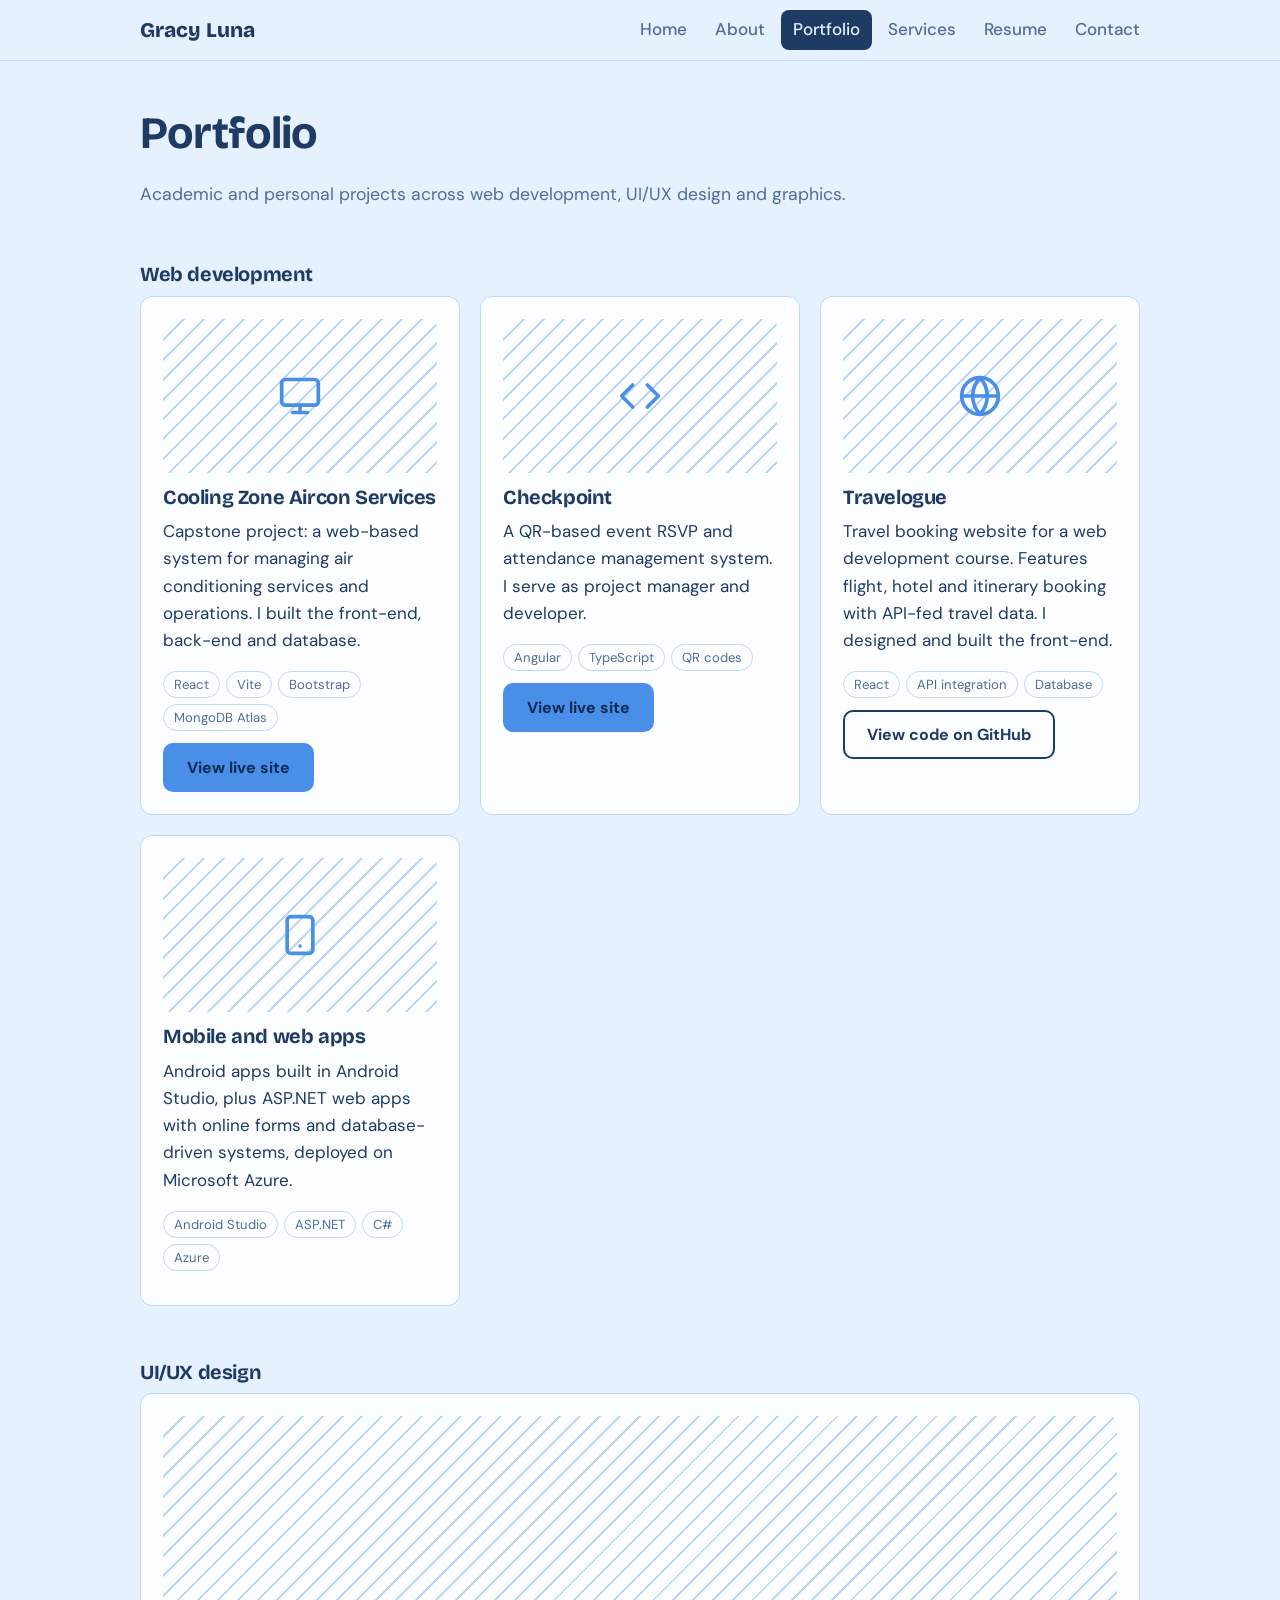
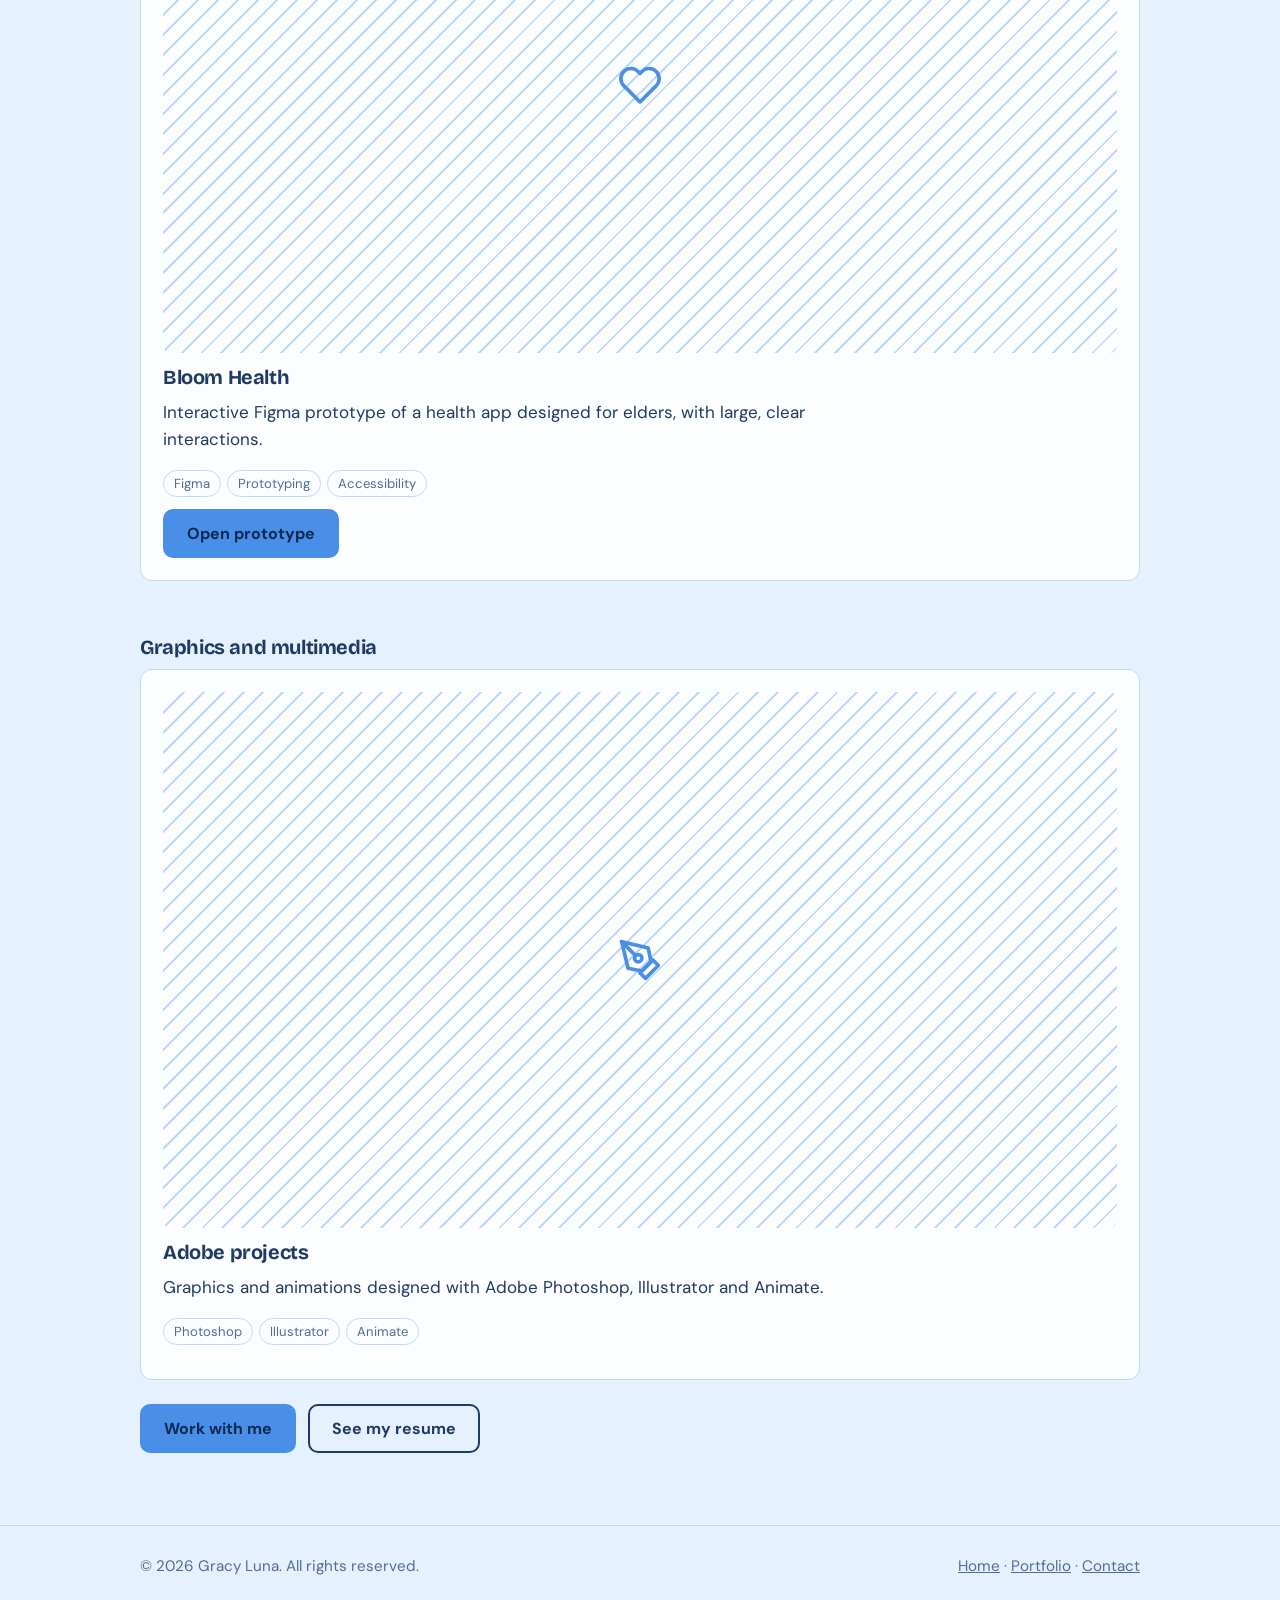
<file: portfolio.html>
<!DOCTYPE html>
<html lang="en">
<head>
<meta charset="utf-8">
<meta name="viewport" content="width=device-width, initial-scale=1, viewport-fit=cover">
<title>Portfolio – Gracy Luna</title>
<link rel="preconnect" href="https://fonts.googleapis.com">
<link href="https://fonts.googleapis.com/css2?family=Bricolage+Grotesque:wght@500;700;800&family=DM+Sans:wght@400;500;700&display=swap" rel="stylesheet">
<link rel="icon" type="image/svg+xml" href="favicon.svg">
<link rel="stylesheet" href="style.css">
</head>
<body>
<div class="progress" aria-hidden="true"></div>
<header class="top"><div class="wrap">
<a class="logo" href="index.html">Gracy Luna</a>
<nav aria-label="Main">
<a href="index.html">Home</a>
<a href="about.html">About</a>
<a href="portfolio.html" aria-current="page">Portfolio</a>
<a href="services.html">Services</a>
<a href="resume.html">Resume</a>
<a href="contact.html">Contact</a>
</nav>
</div></header>
<main class="wrap">

<article class="page on" id="portfolio">
<h2>Portfolio</h2>
<p class="sub">Academic and personal projects across web development, UI/UX design and graphics.</p>

<section class="blk">
<h3>Web development</h3>
<div class="grid">

<div class="card">
<div class="thumb"><svg class="ic" viewBox="0 0 24 24" aria-hidden="true"><rect x="2" y="3" width="20" height="14" rx="2"/><line x1="8" y1="21" x2="16" y2="21"/><line x1="12" y1="17" x2="12" y2="21"/></svg></div>
<h3>Cooling Zone Aircon Services</h3>
<p>Capstone project: a web-based system for managing air conditioning services and operations. I built the front-end, back-end and database.</p>
<ul class="tags"><li>React</li><li>Vite</li><li>Bootstrap</li><li>MongoDB Atlas</li></ul>
<a class="btn pri" href="https://czams.vercel.app/" target="_blank" rel="noopener">View live site</a>
</div>

<div class="card">
<div class="thumb"><svg class="ic" viewBox="0 0 24 24" aria-hidden="true"><polyline points="16 18 22 12 16 6"/><polyline points="8 6 2 12 8 18"/></svg></div>
<h3>Checkpoint</h3>
<p>A QR-based event RSVP and attendance management system. I serve as project manager and developer.</p>
<ul class="tags"><li>Angular</li><li>TypeScript</li><li>QR codes</li></ul>
<a class="btn pri" href="https://checkpoint.dlsud-ilt.workers.dev/events" target="_blank" rel="noopener">View live site</a>
</div>

<div class="card">
<div class="thumb"><svg class="ic" viewBox="0 0 24 24" aria-hidden="true"><circle cx="12" cy="12" r="10"/><line x1="2" y1="12" x2="22" y2="12"/><path d="M12 2a15.3 15.3 0 0 1 4 10 15.3 15.3 0 0 1-4 10 15.3 15.3 0 0 1-4-10 15.3 15.3 0 0 1 4-10z"/></svg></div>
<h3>Travelogue</h3>
<p>Travel booking website for a web development course. Features flight, hotel and itinerary booking with API-fed travel data. I designed and built the front-end.</p>
<ul class="tags"><li>React</li><li>API integration</li><li>Database</li></ul>
<a class="btn" href="https://github.com/Lauron-PatrickJames/Travelogue" target="_blank" rel="noopener">View code on GitHub</a>
</div>

<div class="card">
<div class="thumb"><svg class="ic" viewBox="0 0 24 24" aria-hidden="true"><rect x="5" y="2" width="14" height="20" rx="2"/><line x1="12" y1="18" x2="12.01" y2="18"/></svg></div>
<h3>Mobile and web apps</h3>
<p>Android apps built in Android Studio, plus ASP.NET web apps with online forms and database-driven systems, deployed on Microsoft Azure.</p>
<ul class="tags"><li>Android Studio</li><li>ASP.NET</li><li>C#</li><li>Azure</li></ul>
</div>

</div>
</section>

<section class="blk">
<h3>UI/UX design</h3>
<div class="grid">
<div class="card">
<div class="thumb"><svg class="ic" viewBox="0 0 24 24" aria-hidden="true"><path d="M20.84 4.61a5.5 5.5 0 0 0-7.78 0L12 5.67l-1.06-1.06a5.5 5.5 0 0 0-7.78 7.78l1.06 1.06L12 21.23l7.78-7.78 1.06-1.06a5.5 5.5 0 0 0 0-7.78z"/></svg></div>
<h3>Bloom Health</h3>
<p>Interactive Figma prototype of a health app designed for elders, with large, clear interactions.</p>
<ul class="tags"><li>Figma</li><li>Prototyping</li><li>Accessibility</li></ul>
<a class="btn pri" href="https://www.figma.com/proto/2NUEQTR2ivtbrlsdpO21Ua/FINALS-Group2_Lab-Activity-1?node-id=114-981&t=EvJ3Opx1ZNJIIt8C-0&scaling=scale-down&content-scaling=fixed&page-id=0%3A1&starting-point-node-id=114%3A981" target="_blank" rel="noopener">Open prototype</a>
</div>
</div>
</section>

<section class="blk">
<h3>Graphics and multimedia</h3>
<div class="grid">
<div class="card">
<div class="thumb"><svg class="ic" viewBox="0 0 24 24" aria-hidden="true"><path d="M12 19l7-7 3 3-7 7-3-3z"/><path d="M18 13l-1.5-7.5L2 2l3.5 14.5L13 18l5-5z"/><path d="M2 2l7.6 7.6"/><circle cx="11" cy="11" r="2"/></svg></div>
<h3>Adobe projects</h3>
<p>Graphics and animations designed with Adobe Photoshop, Illustrator and Animate.</p>
<ul class="tags"><li>Photoshop</li><li>Illustrator</li><li>Animate</li></ul>
</div>
</div>
</section>

<div class="row"><a class="btn pri" href="contact.html">Work with me</a><a class="btn" href="resume.html">See my resume</a></div>
</article>

</main>

<footer><div class="wrap"><span>© 2026 Gracy Luna. All rights reserved.</span>
<span><a href="index.html">Home</a> · <a href="portfolio.html">Portfolio</a> · <a href="contact.html">Contact</a></span></div></footer>
</body>
</html>
</file>
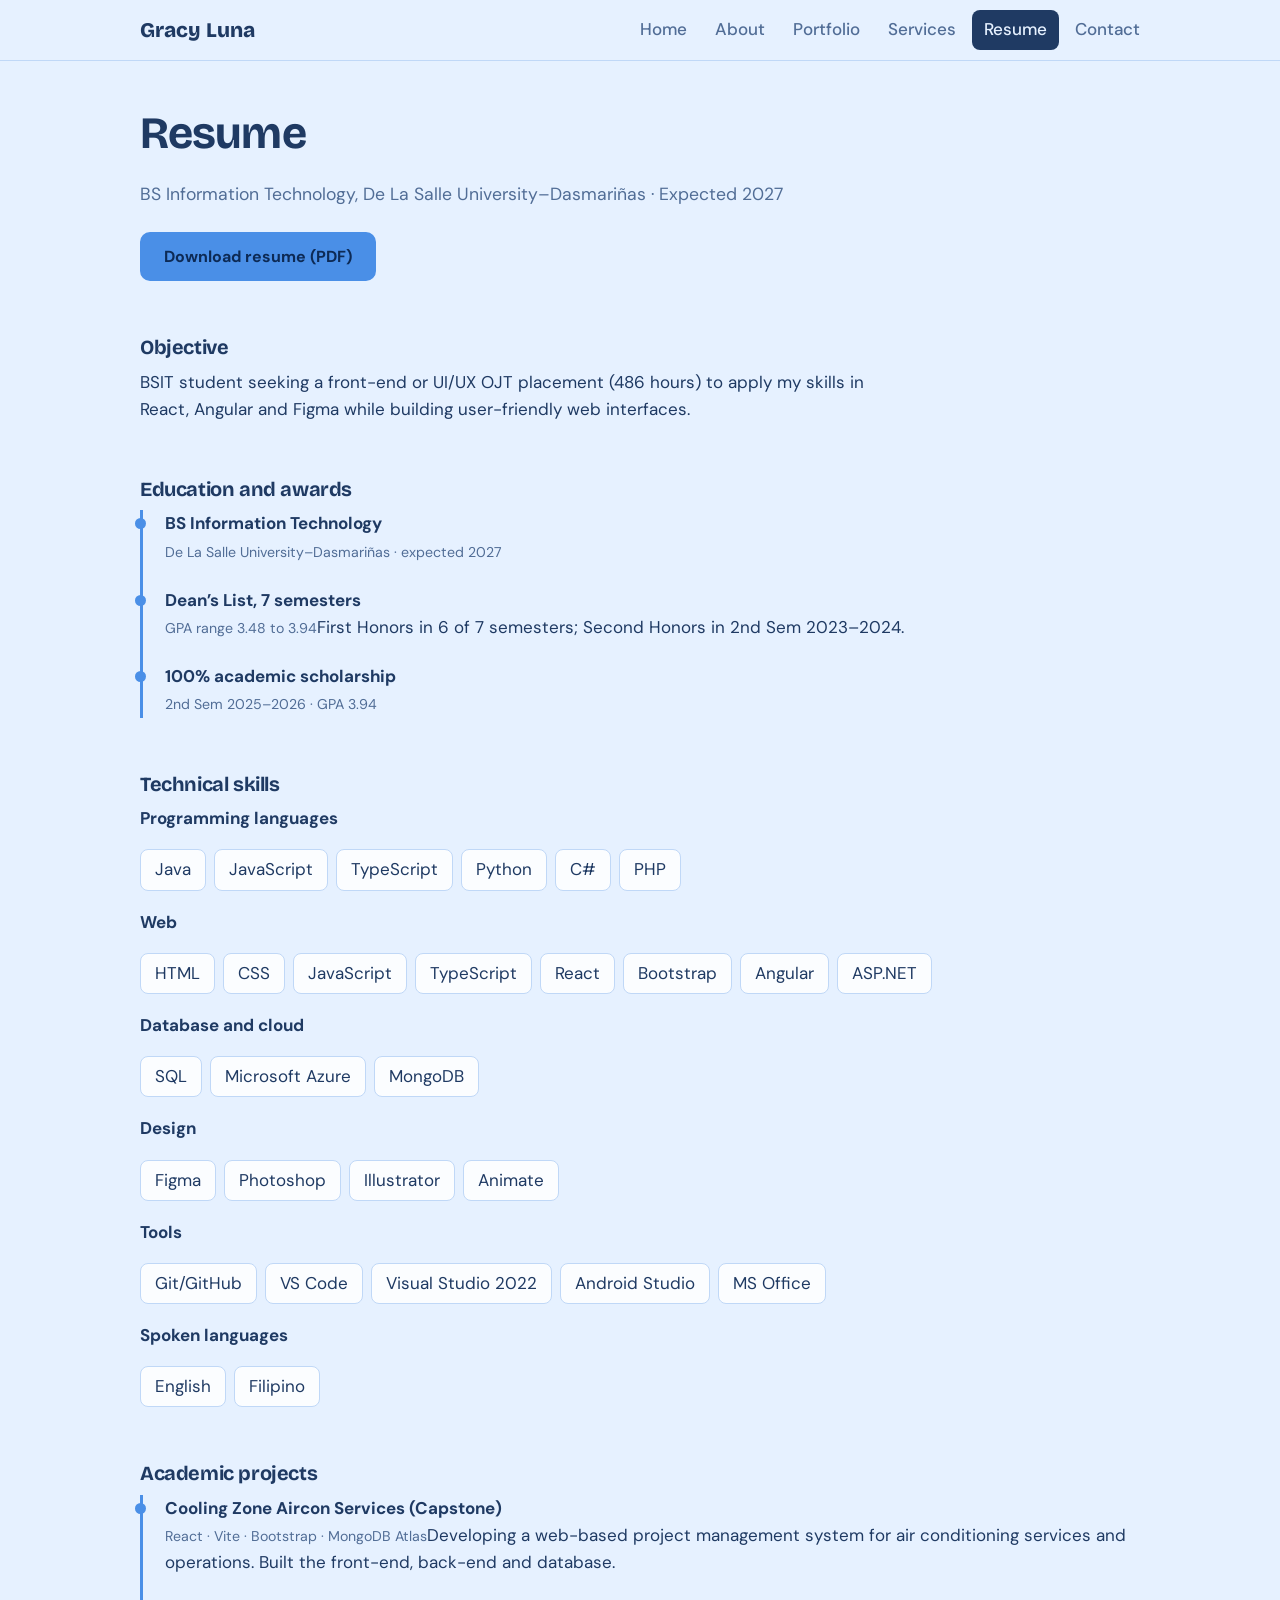
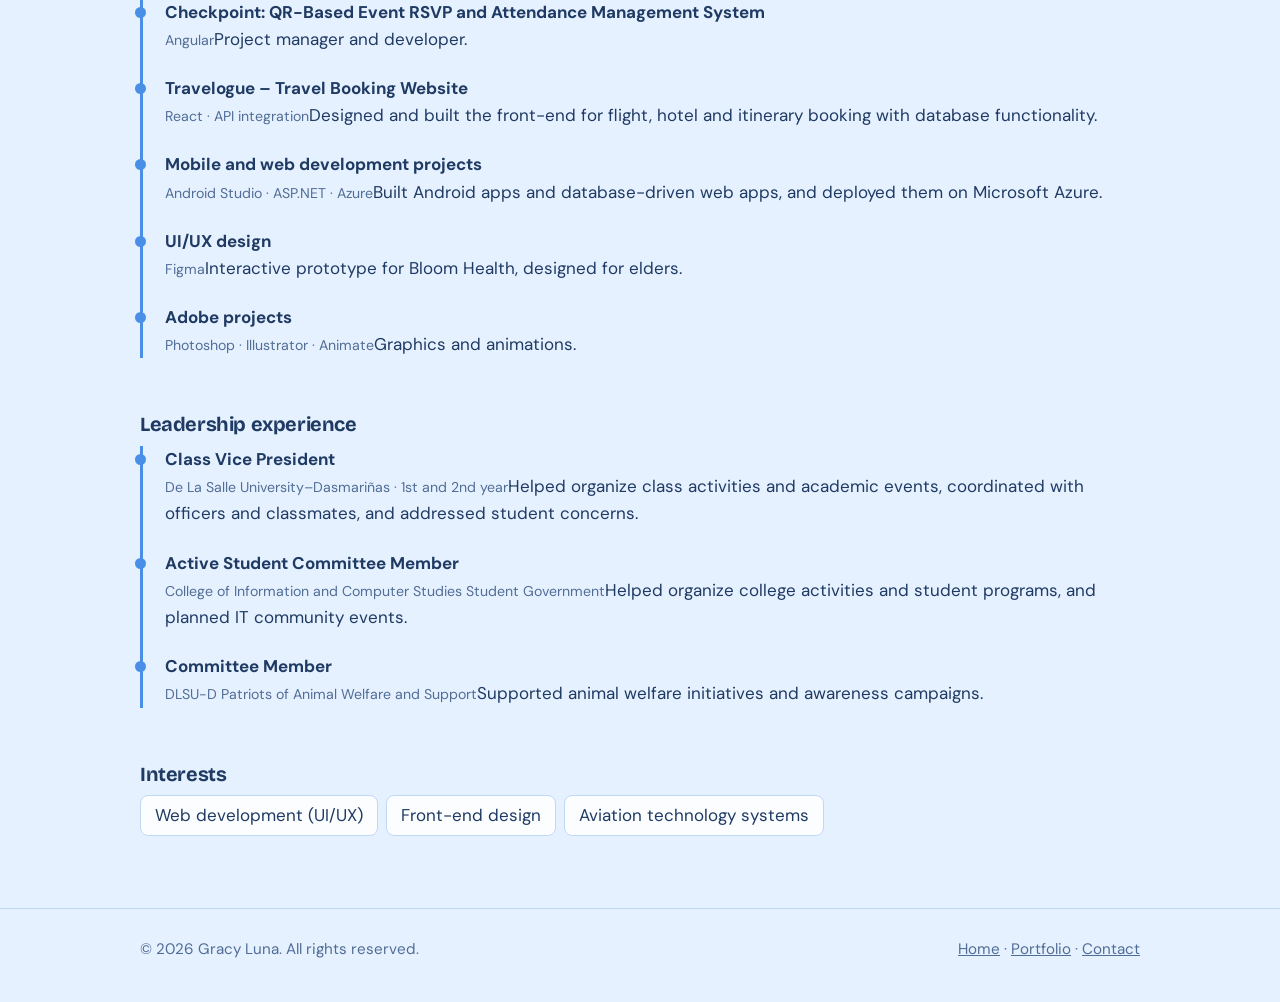
<file: Resume.html>
<!DOCTYPE html>
<html lang="en">
<head>
<meta charset="utf-8">
<meta name="viewport" content="width=device-width, initial-scale=1, viewport-fit=cover">
<title>Resume – Gracy Luna</title>
<link rel="preconnect" href="https://fonts.googleapis.com">
<link href="https://fonts.googleapis.com/css2?family=Bricolage+Grotesque:wght@500;700;800&family=DM+Sans:wght@400;500;700&display=swap" rel="stylesheet">
<link rel="icon" type="image/svg+xml" href="favicon.svg">
<link rel="stylesheet" href="Style.css">
</head>
<body>
<div class="progress" aria-hidden="true"></div>
<header class="top"><div class="wrap">
<a class="logo" href="index.html">Gracy Luna</a>
<nav aria-label="Main">
<a href="index.html">Home</a>
<a href="about.html">About</a>
<a href="portfolio.html">Portfolio</a>
<a href="services.html">Services</a>
<a href="resume.html" aria-current="page">Resume</a>
<a href="contact.html">Contact</a>
</nav>
</div></header>
<main class="wrap">

<article class="page on res" id="resume">
<h2>Resume</h2>
<p class="sub">BS Information Technology, De La Salle University–Dasmariñas · Expected 2027</p>
<div class="row"><a class="btn pri" href="MY_Resume.pdf" download="Gracy-Luna-Resume.pdf">Download resume (PDF)</a></div>

<section class="blk">
<h3>Objective</h3>
<p>BSIT student seeking a front-end or UI/UX OJT placement (486 hours) to apply my skills in React, Angular and Figma while building user-friendly web interfaces.</p>
</section>

<section class="blk">
<h3>Education and awards</h3>
<ul class="tl">
<li><b>BS Information Technology</b><small>De La Salle University–Dasmariñas · expected 2027</small></li>
<li><b>Dean’s List, 7 semesters</b><small>GPA range 3.48 to 3.94</small>First Honors in 6 of 7 semesters; Second Honors in 2nd Sem 2023–2024.</li>
<li><b>100% academic scholarship</b><small>2nd Sem 2025–2026 · GPA 3.94</small></li>
</ul>
</section>

<section class="blk">
<h3>Technical skills</h3>
<p><b>Programming languages</b></p>
<div class="chips"><span>Java</span><span>JavaScript</span><span>TypeScript</span><span>Python</span><span>C#</span><span>PHP</span></div>
<p style="margin-top:18px"><b>Web</b></p>
<div class="chips"><span>HTML</span><span>CSS</span><span>JavaScript</span><span>TypeScript</span><span>React</span><span>Bootstrap</span><span>Angular</span><span>ASP.NET</span></div>
<p style="margin-top:18px"><b>Database and cloud</b></p>
<div class="chips"><span>SQL</span><span>Microsoft Azure</span><span>MongoDB</span></div>
<p style="margin-top:18px"><b>Design</b></p>
<div class="chips"><span>Figma</span><span>Photoshop</span><span>Illustrator</span><span>Animate</span></div>
<p style="margin-top:18px"><b>Tools</b></p>
<div class="chips"><span>Git/GitHub</span><span>VS Code</span><span>Visual Studio 2022</span><span>Android Studio</span><span>MS Office</span></div>
<p style="margin-top:18px"><b>Spoken languages</b></p>
<div class="chips"><span>English</span><span>Filipino</span></div>
</section>

<section class="blk">
<h3>Academic projects</h3>
<ul class="tl">
<li><b>Cooling Zone Aircon Services (Capstone)</b><small>React · Vite · Bootstrap · MongoDB Atlas</small>Developing a web-based project management system for air conditioning services and operations. Built the front-end, back-end and database.</li>
<li><b>Checkpoint: QR-Based Event RSVP and Attendance Management System</b><small>Angular</small>Project manager and developer.</li>
<li><b>Travelogue – Travel Booking Website</b><small>React · API integration</small>Designed and built the front-end for flight, hotel and itinerary booking with database functionality.</li>
<li><b>Mobile and web development projects</b><small>Android Studio · ASP.NET · Azure</small>Built Android apps and database-driven web apps, and deployed them on Microsoft Azure.</li>
<li><b>UI/UX design</b><small>Figma</small>Interactive prototype for Bloom Health, designed for elders.</li>
<li><b>Adobe projects</b><small>Photoshop · Illustrator · Animate</small>Graphics and animations.</li>
</ul>
</section>

<section class="blk">
<h3>Leadership experience</h3>
<ul class="tl">
<li><b>Class Vice President</b><small>De La Salle University–Dasmariñas · 1st and 2nd year</small>Helped organize class activities and academic events, coordinated with officers and classmates, and addressed student concerns.</li>
<li><b>Active Student Committee Member</b><small>College of Information and Computer Studies Student Government</small>Helped organize college activities and student programs, and planned IT community events.</li>
<li><b>Committee Member</b><small>DLSU-D Patriots of Animal Welfare and Support</small>Supported animal welfare initiatives and awareness campaigns.</li>
</ul>
</section>

<section class="blk">
<h3>Interests</h3>
<div class="chips"><span>Web development (UI/UX)</span><span>Front-end design</span><span>Aviation technology systems</span></div>
</section>
</article>

</main>

<footer><div class="wrap"><span>© 2026 Gracy Luna. All rights reserved.</span>
<span><a href="index.html">Home</a> · <a href="portfolio.html">Portfolio</a> · <a href="contact.html">Contact</a></span></div></footer>
</body>
</html>
</file>
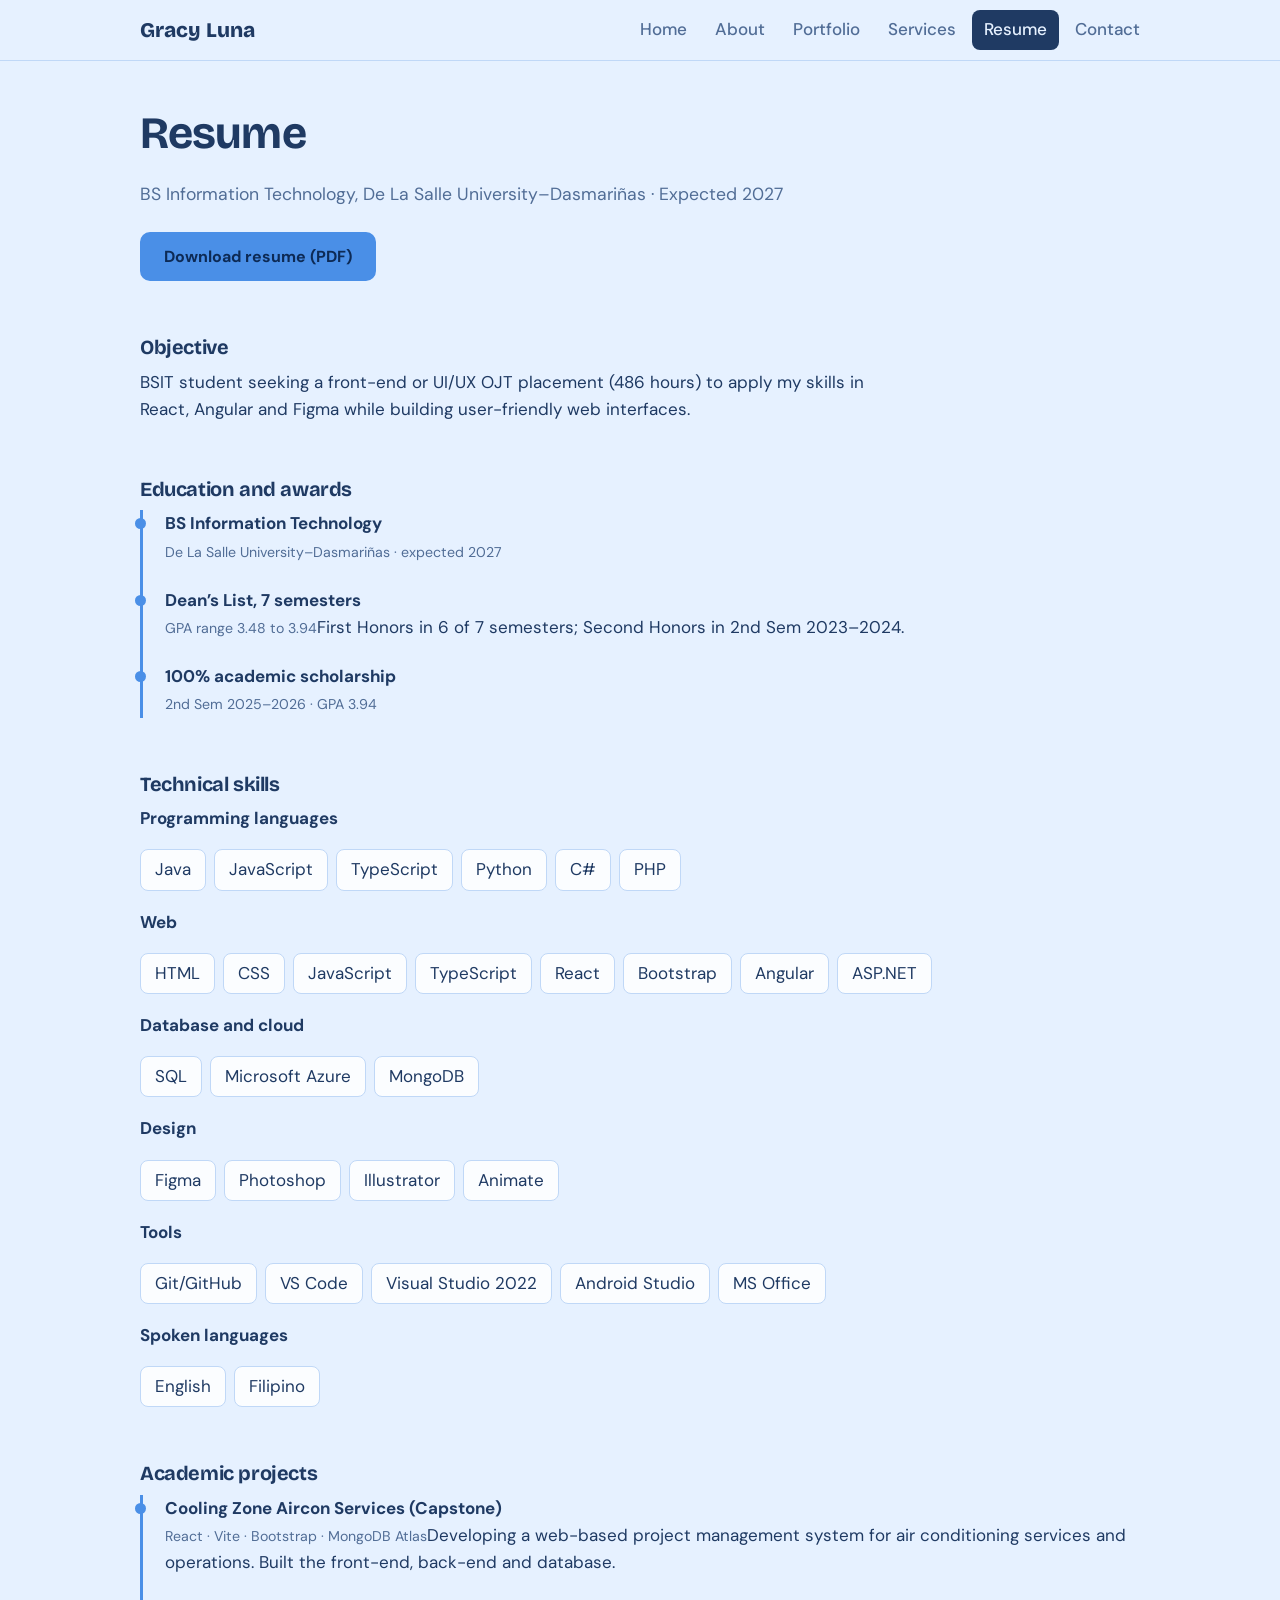
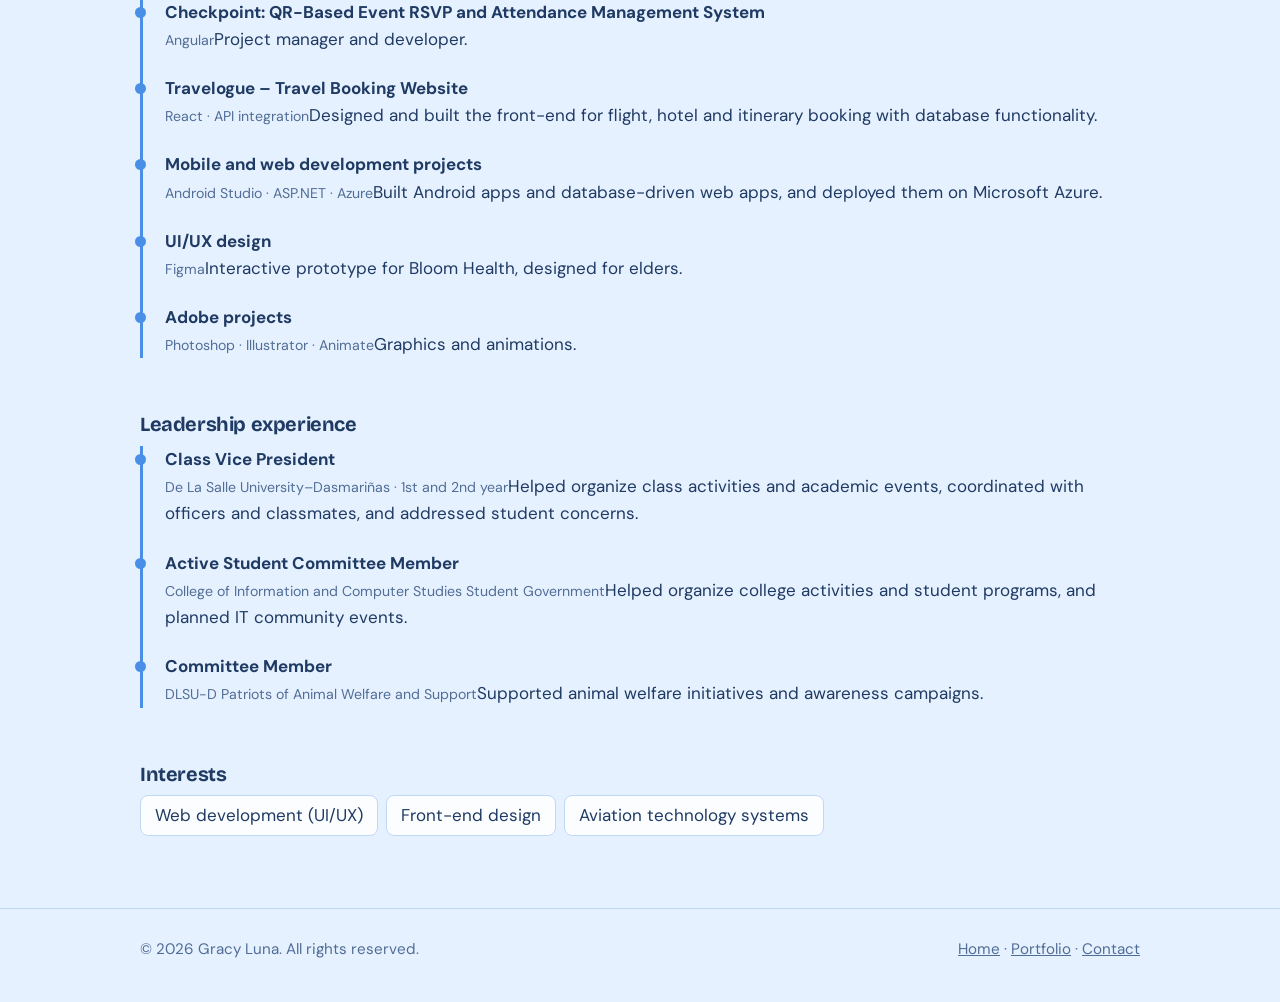
<file: resume.html>
<!DOCTYPE html>
<html lang="en">
<head>
<meta charset="utf-8">
<meta name="viewport" content="width=device-width, initial-scale=1, viewport-fit=cover">
<title>Resume – Gracy Luna</title>
<link rel="preconnect" href="https://fonts.googleapis.com">
<link href="https://fonts.googleapis.com/css2?family=Bricolage+Grotesque:wght@500;700;800&family=DM+Sans:wght@400;500;700&display=swap" rel="stylesheet">
<link rel="icon" type="image/svg+xml" href="favicon.svg">
<link rel="stylesheet" href="style.css">
</head>
<body>
<div class="progress" aria-hidden="true"></div>
<header class="top"><div class="wrap">
<a class="logo" href="index.html">Gracy Luna</a>
<nav aria-label="Main">
<a href="index.html">Home</a>
<a href="about.html">About</a>
<a href="portfolio.html">Portfolio</a>
<a href="services.html">Services</a>
<a href="resume.html" aria-current="page">Resume</a>
<a href="contact.html">Contact</a>
</nav>
</div></header>
<main class="wrap">

<article class="page on res" id="resume">
<h2>Resume</h2>
<p class="sub">BS Information Technology, De La Salle University–Dasmariñas · Expected 2027</p>
<div class="row"><a class="btn pri" href="MY_Resume.pdf" download="Gracy-Luna-Resume.pdf">Download resume (PDF)</a></div>

<section class="blk">
<h3>Objective</h3>
<p>BSIT student seeking a front-end or UI/UX OJT placement (486 hours) to apply my skills in React, Angular and Figma while building user-friendly web interfaces.</p>
</section>

<section class="blk">
<h3>Education and awards</h3>
<ul class="tl">
<li><b>BS Information Technology</b><small>De La Salle University–Dasmariñas · expected 2027</small></li>
<li><b>Dean’s List, 7 semesters</b><small>GPA range 3.48 to 3.94</small>First Honors in 6 of 7 semesters; Second Honors in 2nd Sem 2023–2024.</li>
<li><b>100% academic scholarship</b><small>2nd Sem 2025–2026 · GPA 3.94</small></li>
</ul>
</section>

<section class="blk">
<h3>Technical skills</h3>
<p><b>Programming languages</b></p>
<div class="chips"><span>Java</span><span>JavaScript</span><span>TypeScript</span><span>Python</span><span>C#</span><span>PHP</span></div>
<p style="margin-top:18px"><b>Web</b></p>
<div class="chips"><span>HTML</span><span>CSS</span><span>JavaScript</span><span>TypeScript</span><span>React</span><span>Bootstrap</span><span>Angular</span><span>ASP.NET</span></div>
<p style="margin-top:18px"><b>Database and cloud</b></p>
<div class="chips"><span>SQL</span><span>Microsoft Azure</span><span>MongoDB</span></div>
<p style="margin-top:18px"><b>Design</b></p>
<div class="chips"><span>Figma</span><span>Photoshop</span><span>Illustrator</span><span>Animate</span></div>
<p style="margin-top:18px"><b>Tools</b></p>
<div class="chips"><span>Git/GitHub</span><span>VS Code</span><span>Visual Studio 2022</span><span>Android Studio</span><span>MS Office</span></div>
<p style="margin-top:18px"><b>Spoken languages</b></p>
<div class="chips"><span>English</span><span>Filipino</span></div>
</section>

<section class="blk">
<h3>Academic projects</h3>
<ul class="tl">
<li><b>Cooling Zone Aircon Services (Capstone)</b><small>React · Vite · Bootstrap · MongoDB Atlas</small>Developing a web-based project management system for air conditioning services and operations. Built the front-end, back-end and database.</li>
<li><b>Checkpoint: QR-Based Event RSVP and Attendance Management System</b><small>Angular</small>Project manager and developer.</li>
<li><b>Travelogue – Travel Booking Website</b><small>React · API integration</small>Designed and built the front-end for flight, hotel and itinerary booking with database functionality.</li>
<li><b>Mobile and web development projects</b><small>Android Studio · ASP.NET · Azure</small>Built Android apps and database-driven web apps, and deployed them on Microsoft Azure.</li>
<li><b>UI/UX design</b><small>Figma</small>Interactive prototype for Bloom Health, designed for elders.</li>
<li><b>Adobe projects</b><small>Photoshop · Illustrator · Animate</small>Graphics and animations.</li>
</ul>
</section>

<section class="blk">
<h3>Leadership experience</h3>
<ul class="tl">
<li><b>Class Vice President</b><small>De La Salle University–Dasmariñas · 1st and 2nd year</small>Helped organize class activities and academic events, coordinated with officers and classmates, and addressed student concerns.</li>
<li><b>Active Student Committee Member</b><small>College of Information and Computer Studies Student Government</small>Helped organize college activities and student programs, and planned IT community events.</li>
<li><b>Committee Member</b><small>DLSU-D Patriots of Animal Welfare and Support</small>Supported animal welfare initiatives and awareness campaigns.</li>
</ul>
</section>

<section class="blk">
<h3>Interests</h3>
<div class="chips"><span>Web development (UI/UX)</span><span>Front-end design</span><span>Aviation technology systems</span></div>
</section>
</article>

</main>

<footer><div class="wrap"><span>© 2026 Gracy Luna. All rights reserved.</span>
<span><a href="index.html">Home</a> · <a href="portfolio.html">Portfolio</a> · <a href="contact.html">Contact</a></span></div></footer>
</body>
</html>
</file>
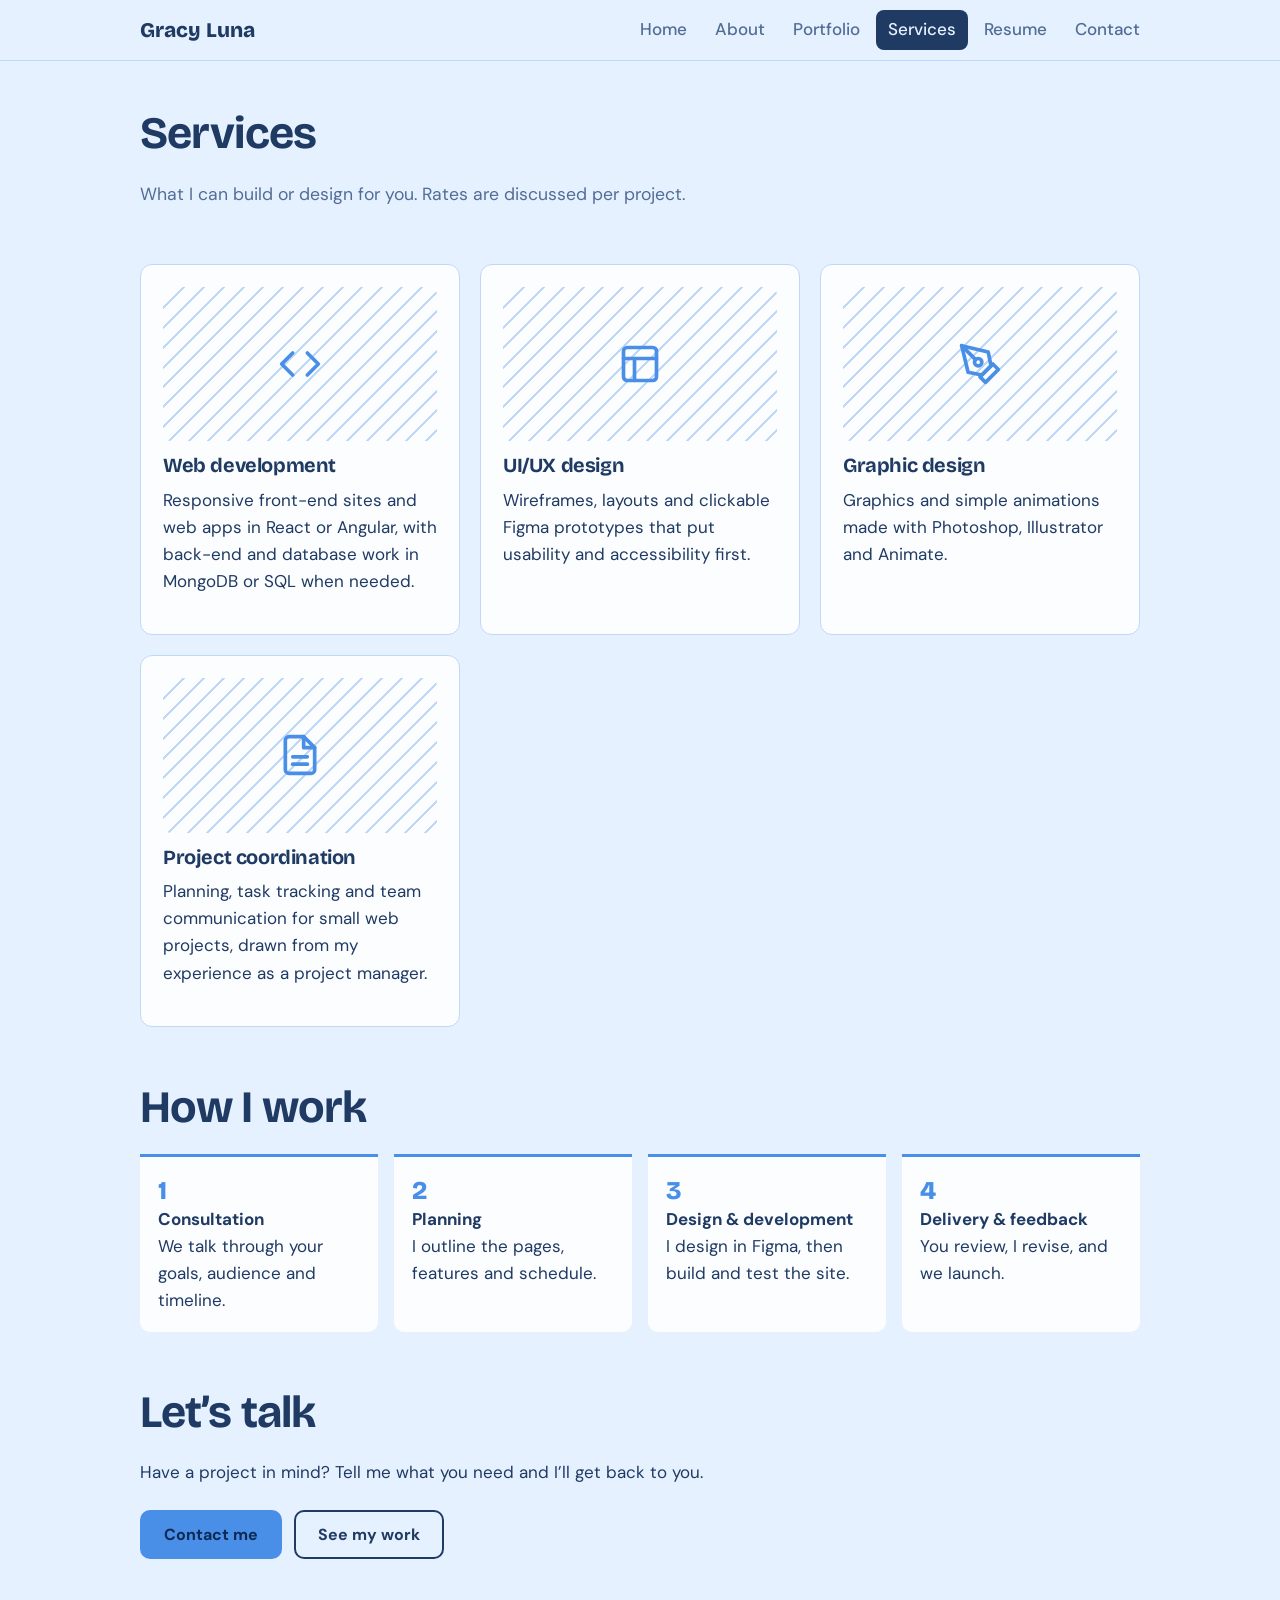
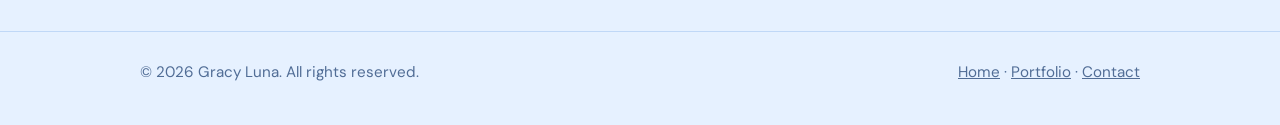
<file: Services.html>
<!DOCTYPE html>
<html lang="en">
<head>
<meta charset="utf-8">
<meta name="viewport" content="width=device-width, initial-scale=1, viewport-fit=cover">
<title>Services – Gracy Luna</title>
<link rel="preconnect" href="https://fonts.googleapis.com">
<link href="https://fonts.googleapis.com/css2?family=Bricolage+Grotesque:wght@500;700;800&family=DM+Sans:wght@400;500;700&display=swap" rel="stylesheet">
<link rel="icon" type="image/svg+xml" href="favicon.svg">
<link rel="stylesheet" href="Style.css">
</head>
<body>
<div class="progress" aria-hidden="true"></div>
<header class="top"><div class="wrap">
<a class="logo" href="index.html">Gracy Luna</a>
<nav aria-label="Main">
<a href="index.html">Home</a>
<a href="about.html">About</a>
<a href="portfolio.html">Portfolio</a>
<a href="services.html" aria-current="page">Services</a>
<a href="resume.html">Resume</a>
<a href="contact.html">Contact</a>
</nav>
</div></header>
<main class="wrap">

<article class="page on" id="services">
<h2>Services</h2>
<p class="sub">What I can build or design for you. Rates are discussed per project.</p>

<section class="blk">
<div class="grid">

<div class="card">
<div class="thumb"><svg class="ic" viewBox="0 0 24 24" aria-hidden="true"><polyline points="16 18 22 12 16 6"/><polyline points="8 6 2 12 8 18"/></svg></div>
<h3>Web development</h3>
<p>Responsive front-end sites and web apps in React or Angular, with back-end and database work in MongoDB or SQL when needed.</p>
</div>

<div class="card">
<div class="thumb"><svg class="ic" viewBox="0 0 24 24" aria-hidden="true"><rect x="3" y="3" width="18" height="18" rx="2"/><line x1="3" y1="9" x2="21" y2="9"/><line x1="9" y1="21" x2="9" y2="9"/></svg></div>
<h3>UI/UX design</h3>
<p>Wireframes, layouts and clickable Figma prototypes that put usability and accessibility first.</p>
</div>

<div class="card">
<div class="thumb"><svg class="ic" viewBox="0 0 24 24" aria-hidden="true"><path d="M12 19l7-7 3 3-7 7-3-3z"/><path d="M18 13l-1.5-7.5L2 2l3.5 14.5L13 18l5-5z"/><path d="M2 2l7.6 7.6"/><circle cx="11" cy="11" r="2"/></svg></div>
<h3>Graphic design</h3>
<p>Graphics and simple animations made with Photoshop, Illustrator and Animate.</p>
</div>

<div class="card">
<div class="thumb"><svg class="ic" viewBox="0 0 24 24" aria-hidden="true"><path d="M14 2H6a2 2 0 0 0-2 2v16a2 2 0 0 0 2 2h12a2 2 0 0 0 2-2V8z"/><polyline points="14 2 14 8 20 8"/><line x1="8" y1="13" x2="16" y2="13"/><line x1="8" y1="17" x2="16" y2="17"/></svg></div>
<h3>Project coordination</h3>
<p>Planning, task tracking and team communication for small web projects, drawn from my experience as a project manager.</p>
</div>

</div>
</section>

<section class="blk">
<h2>How I work</h2>
<ol class="steps">
<li><b>Consultation</b><br>We talk through your goals, audience and timeline.</li>
<li><b>Planning</b><br>I outline the pages, features and schedule.</li>
<li><b>Design &amp; development</b><br>I design in Figma, then build and test the site.</li>
<li><b>Delivery &amp; feedback</b><br>You review, I revise, and we launch.</li>
</ol>
</section>

<section class="blk">
<h2>Let’s talk</h2>
<p>Have a project in mind? Tell me what you need and I’ll get back to you.</p>
<div class="row"><a class="btn pri" href="contact.html">Contact me</a><a class="btn" href="portfolio.html">See my work</a></div>
</section>
</article>

</main>

<footer><div class="wrap"><span>© 2026 Gracy Luna. All rights reserved.</span>
<span><a href="index.html">Home</a> · <a href="portfolio.html">Portfolio</a> · <a href="contact.html">Contact</a></span></div></footer>
</body>
</html>
</file>
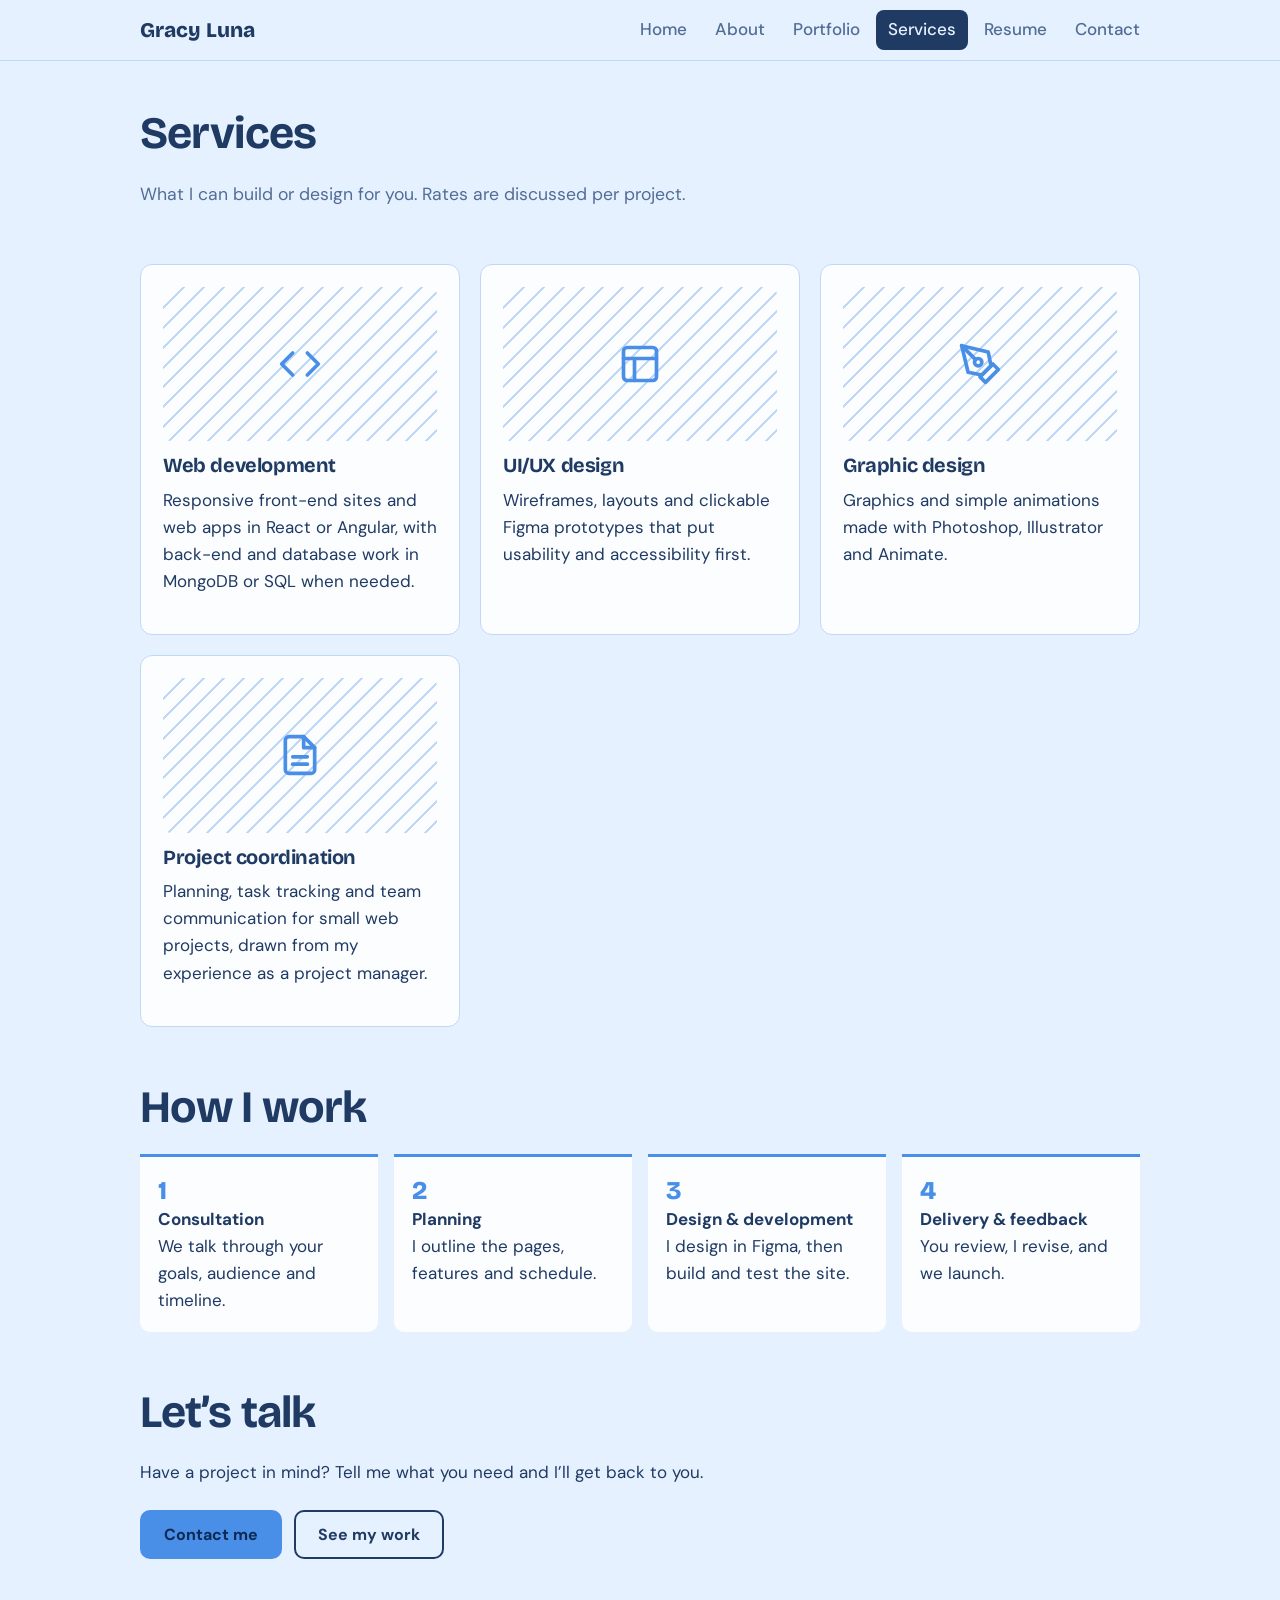
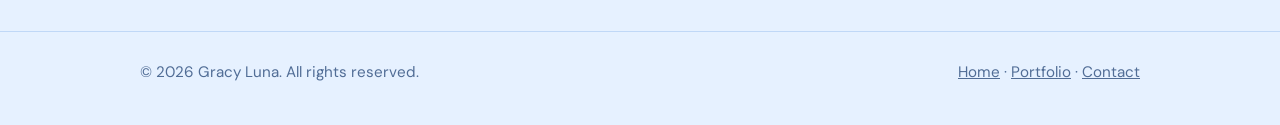
<file: services.html>
<!DOCTYPE html>
<html lang="en">
<head>
<meta charset="utf-8">
<meta name="viewport" content="width=device-width, initial-scale=1, viewport-fit=cover">
<title>Services – Gracy Luna</title>
<link rel="preconnect" href="https://fonts.googleapis.com">
<link href="https://fonts.googleapis.com/css2?family=Bricolage+Grotesque:wght@500;700;800&family=DM+Sans:wght@400;500;700&display=swap" rel="stylesheet">
<link rel="icon" type="image/svg+xml" href="favicon.svg">
<link rel="stylesheet" href="style.css">
</head>
<body>
<div class="progress" aria-hidden="true"></div>
<header class="top"><div class="wrap">
<a class="logo" href="index.html">Gracy Luna</a>
<nav aria-label="Main">
<a href="index.html">Home</a>
<a href="about.html">About</a>
<a href="portfolio.html">Portfolio</a>
<a href="services.html" aria-current="page">Services</a>
<a href="resume.html">Resume</a>
<a href="contact.html">Contact</a>
</nav>
</div></header>
<main class="wrap">

<article class="page on" id="services">
<h2>Services</h2>
<p class="sub">What I can build or design for you. Rates are discussed per project.</p>

<section class="blk">
<div class="grid">

<div class="card">
<div class="thumb"><svg class="ic" viewBox="0 0 24 24" aria-hidden="true"><polyline points="16 18 22 12 16 6"/><polyline points="8 6 2 12 8 18"/></svg></div>
<h3>Web development</h3>
<p>Responsive front-end sites and web apps in React or Angular, with back-end and database work in MongoDB or SQL when needed.</p>
</div>

<div class="card">
<div class="thumb"><svg class="ic" viewBox="0 0 24 24" aria-hidden="true"><rect x="3" y="3" width="18" height="18" rx="2"/><line x1="3" y1="9" x2="21" y2="9"/><line x1="9" y1="21" x2="9" y2="9"/></svg></div>
<h3>UI/UX design</h3>
<p>Wireframes, layouts and clickable Figma prototypes that put usability and accessibility first.</p>
</div>

<div class="card">
<div class="thumb"><svg class="ic" viewBox="0 0 24 24" aria-hidden="true"><path d="M12 19l7-7 3 3-7 7-3-3z"/><path d="M18 13l-1.5-7.5L2 2l3.5 14.5L13 18l5-5z"/><path d="M2 2l7.6 7.6"/><circle cx="11" cy="11" r="2"/></svg></div>
<h3>Graphic design</h3>
<p>Graphics and simple animations made with Photoshop, Illustrator and Animate.</p>
</div>

<div class="card">
<div class="thumb"><svg class="ic" viewBox="0 0 24 24" aria-hidden="true"><path d="M14 2H6a2 2 0 0 0-2 2v16a2 2 0 0 0 2 2h12a2 2 0 0 0 2-2V8z"/><polyline points="14 2 14 8 20 8"/><line x1="8" y1="13" x2="16" y2="13"/><line x1="8" y1="17" x2="16" y2="17"/></svg></div>
<h3>Project coordination</h3>
<p>Planning, task tracking and team communication for small web projects, drawn from my experience as a project manager.</p>
</div>

</div>
</section>

<section class="blk">
<h2>How I work</h2>
<ol class="steps">
<li><b>Consultation</b><br>We talk through your goals, audience and timeline.</li>
<li><b>Planning</b><br>I outline the pages, features and schedule.</li>
<li><b>Design &amp; development</b><br>I design in Figma, then build and test the site.</li>
<li><b>Delivery &amp; feedback</b><br>You review, I revise, and we launch.</li>
</ol>
</section>

<section class="blk">
<h2>Let’s talk</h2>
<p>Have a project in mind? Tell me what you need and I’ll get back to you.</p>
<div class="row"><a class="btn pri" href="contact.html">Contact me</a><a class="btn" href="portfolio.html">See my work</a></div>
</section>
</article>

</main>

<footer><div class="wrap"><span>© 2026 Gracy Luna. All rights reserved.</span>
<span><a href="index.html">Home</a> · <a href="portfolio.html">Portfolio</a> · <a href="contact.html">Contact</a></span></div></footer>
</body>
</html>
</file>
<file: style.css>
:root{--bg:#e6f1ff;--surface:#fbfdff;--ink:#1f3a63;--muted:#516d96;--line:#c0d8f7;--accent:#4a8fe7;--accent-ink:#0d2a55;--hl:#b9dcff;
box-sizing:border-box;padding-top:env(safe-area-inset-top,0px);padding-bottom:env(safe-area-inset-bottom,0px);color-scheme:light}
html{scroll-padding-top:env(safe-area-inset-top,0px)}
@media (prefers-color-scheme:dark){:root:not([data-theme="light"]){--bg:#101b2e;--surface:#17263f;--ink:#e6f0ff;--muted:#9db4d6;--line:#2c4468;--accent:#8fbfff;--accent-ink:#0d2a55;--hl:#b9dcff;color-scheme:dark}}
:root[data-theme="dark"]{--bg:#101b2e;--surface:#17263f;--ink:#e6f0ff;--muted:#9db4d6;--line:#2c4468;--accent:#8fbfff;--accent-ink:#0d2a55;--hl:#b9dcff;color-scheme:dark}
*,*::before,*::after{box-sizing:inherit}
body{margin:0;background:var(--bg);color:var(--ink);font:400 17px/1.6 "DM Sans",system-ui,sans-serif}
h1,h2,h3{font-family:"Bricolage Grotesque","DM Sans",sans-serif;line-height:1.08;margin:0 0 .5em;letter-spacing:-.02em}
h1{font-size:clamp(2.6rem,6.2vw,4.6rem);font-weight:800}
h2{font-size:clamp(1.9rem,4vw,2.8rem);font-weight:700}
h3{font-size:1.25rem;font-weight:700}
p{margin:0 0 1em;max-width:62ch}
a{color:inherit}
:focus-visible{outline:3px solid var(--accent);outline-offset:3px}
.wrap{max-width:1040px;margin:0 auto;padding:0 20px}
header.top{position:sticky;top:env(safe-area-inset-top,0px);z-index:5;background:var(--bg);border-bottom:1px solid var(--line)}
header.top .wrap{display:flex;align-items:center;justify-content:space-between;gap:12px;min-height:60px;flex-wrap:wrap}
.logo{font:800 1.3rem "Bricolage Grotesque",sans-serif;text-decoration:none}
nav{display:flex;gap:4px;flex-wrap:wrap}
nav a{text-decoration:none;padding:6px 12px;border-radius:8px;font-weight:500;color:var(--muted)}
nav a:hover{color:var(--ink)}
nav a[aria-current="page"]{background:var(--ink);color:var(--bg)}
.page{padding:48px 0 72px}
.btn{display:inline-block;padding:12px 22px;border-radius:10px;font-weight:700;text-decoration:none;border:2px solid var(--ink);cursor:pointer;font:700 1rem "DM Sans",sans-serif;background:transparent;color:var(--ink)}
.btn.pri{background:var(--accent);border-color:var(--accent);color:var(--accent-ink)}
.row{display:flex;gap:12px;flex-wrap:wrap;margin-top:24px}
.sub{color:var(--muted);font-size:1.1rem}
/* hero */
.hero{display:grid;grid-template-columns:1.3fr 1fr;gap:40px;align-items:stretch}
.hero mark{background:var(--hl);color:#16213a;padding:0 .12em}
.frame{border:2px solid var(--ink);border-radius:14px;background:var(--surface);overflow:hidden}
.frame .bar{display:flex;gap:6px;padding:10px 12px;border-bottom:2px solid var(--ink)}
.frame .bar i{width:10px;height:10px;border-radius:50%;border:2px solid var(--ink)}
.avatar{aspect-ratio:4/5;display:grid;place-items:center;font:800 5rem "Bricolage Grotesque",sans-serif;color:var(--accent);background:repeating-linear-gradient(45deg,transparent 0 12px,var(--line) 12px 13px)}
.cap{padding:10px 14px;font-size:.85rem;color:var(--muted)}
section.blk{margin-top:56px}
.grid{display:grid;grid-template-columns:repeat(auto-fit,minmax(240px,1fr));gap:20px}
.card{background:var(--surface);border:1px solid var(--line);border-radius:12px;padding:22px}
.card .thumb{aspect-ratio:16/9;border-radius:8px;margin-bottom:14px;display:grid;place-items:center;color:var(--accent);background:repeating-linear-gradient(135deg,var(--line) 0 2px,transparent 2px 14px)}
.card .thumb .ic{width:44px;height:44px;margin:0}
.tags{display:flex;gap:6px;flex-wrap:wrap;margin:0 0 12px;padding:0;list-style:none}
.tags li{font-size:.82rem;padding:2px 10px;border-radius:99px;border:1px solid var(--line);color:var(--muted)}
.social{display:flex;gap:10px;flex-wrap:wrap;margin-top:20px}
.ic{width:1.1em;height:1.1em;vertical-align:-.2em;margin-right:6px;fill:none;stroke:currentColor;stroke-width:2;stroke-linecap:round;stroke-linejoin:round}
.avatar .ic{width:96px;height:96px;margin:0;stroke-width:1.4}
.social a{display:inline-flex;align-items:center;padding:8px 14px;border:1px solid var(--line);border-radius:99px;text-decoration:none;font-weight:500;background:var(--surface)}
.social a:hover{border-color:var(--accent)}
.chips{display:flex;gap:8px;flex-wrap:wrap}
.chips span{padding:6px 14px;border-radius:8px;background:var(--surface);border:1px solid var(--line)}
.tl{list-style:none;margin:0;padding:0 0 0 22px;border-left:3px solid var(--accent)}
.tl li{position:relative;margin-bottom:22px}
.tl li::before{content:"";position:absolute;left:-30px;top:8px;width:11px;height:11px;border-radius:50%;background:var(--accent)}
.tl b{display:block}.tl small{color:var(--muted)}
.filters{display:flex;gap:8px;flex-wrap:wrap;margin:20px 0}
.filters button{padding:6px 16px;border-radius:99px;border:1px solid var(--line);background:var(--surface);color:var(--ink);font:500 .95rem "DM Sans",sans-serif;cursor:pointer}
.filters button[aria-pressed="true"]{background:var(--ink);color:var(--bg);border-color:var(--ink)}
.price{font:800 2rem "Bricolage Grotesque",sans-serif}
.steps{counter-reset:s;list-style:none;padding:0;display:grid;grid-template-columns:repeat(auto-fit,minmax(200px,1fr));gap:16px}
.steps li{counter-increment:s;padding:18px;border-top:3px solid var(--accent);background:var(--surface);border-radius:0 0 10px 10px}
.steps li::before{content:counter(s);font:800 1.6rem "Bricolage Grotesque",sans-serif;color:var(--accent);display:block}
blockquote{margin:0;padding:18px 22px;border-left:4px solid var(--hl);background:var(--surface);border-radius:0 10px 10px 0}
form{display:grid;gap:14px;max-width:560px}
label{display:grid;gap:4px;font-weight:500}
input,textarea{font:inherit;padding:11px 12px;border:1px solid var(--muted);border-radius:8px;background:var(--surface);color:var(--ink)}
.two{display:grid;grid-template-columns:1fr 1fr;gap:40px;align-items:stretch}
.res h3{margin-top:28px}
footer{border-top:1px solid var(--line);padding:28px 0 40px;color:var(--muted);font-size:.95rem}
footer .wrap{display:flex;justify-content:space-between;gap:12px;flex-wrap:wrap}
@media (max-width:760px){.hero,.two{grid-template-columns:1fr}.avatar{aspect-ratio:16/10}}

.hero mark span{display:inline-block;transition:transform .25s cubic-bezier(.3,1.6,.5,1)}
.hero mark span:hover{transform:translateY(-.14em) rotate(-8deg)}
.kinetic{border:2px solid var(--ink);border-radius:14px;background:var(--surface);padding:28px 24px 18px;overflow:hidden}
.k-line{margin:0;max-width:none;font:700 clamp(2rem,5vw,3rem)/1.2 "Bricolage Grotesque",sans-serif}
.k-words{height:1.2em;overflow:hidden;font:800 clamp(2.6rem,6.5vw,4.4rem)/1.2 "Bricolage Grotesque",sans-serif;color:var(--accent)}
.k-words div{animation:roll 10s cubic-bezier(.7,0,.2,1) infinite}
.k-words span{display:block;height:1.2em;transition:letter-spacing .3s}
.k-words:hover span{letter-spacing:.06em}
.marquee{overflow:hidden;border-top:2px solid var(--ink);margin-top:22px;padding-top:14px}
.track{display:flex;width:max-content;animation:slide 20s linear infinite;font-weight:700}
.track span{padding-right:26px}
.track span::after{content:"\2726";padding-left:26px;color:var(--accent)}
.marquee:hover .track{animation-play-state:paused}
@keyframes roll{0%,18%{transform:translateY(0)}25%,43%{transform:translateY(-1.2em)}50%,68%{transform:translateY(-2.4em)}75%,93%{transform:translateY(-3.6em)}100%{transform:translateY(-4.8em)}}
@keyframes slide{to{transform:translateX(-50%)}}
@media (prefers-reduced-motion:reduce){.k-words div,.track{animation:none}}

[hidden]{display:none!important}
.hero mark{white-space:nowrap}
nav{margin-right:-12px;align-items:center}
.kinetic{display:flex;flex-direction:column;justify-content:space-between;gap:12px}
.marquee{margin-top:auto}
.k-words.sm{font-size:clamp(1.9rem,4.2vw,2.8rem)}
.card{transition:transform .2s,border-color .2s}
.card:hover{transform:translateY(-4px);border-color:var(--accent)}
.chips span{transition:transform .15s,background .15s,color .15s}
.chips span:hover{transform:translateY(-3px);background:var(--accent);color:var(--accent-ink)}
.tl li{transition:transform .2s}
.tl li:hover{transform:translateX(6px)}
.progress{display:none}
@supports (animation-timeline:scroll()){
.progress{display:block;position:fixed;top:0;left:0;right:0;height:3px;z-index:20;background:var(--accent);transform-origin:0 50%;transform:scaleX(0);animation:prog linear both;animation-timeline:scroll(root)}
}
@keyframes prog{to{transform:scaleX(1)}}
@media (prefers-reduced-motion:reduce){.card,.chips span,.tl li{transition:none}}

.tabs2{position:relative}
.tabs2>input{position:absolute;opacity:0;pointer-events:none}
.tabs2 .filters{margin:20px 0}
.tabs2 label{padding:6px 16px;border-radius:99px;border:1px solid var(--line);background:var(--surface);color:var(--ink);font:500 .95rem "DM Sans",sans-serif;cursor:pointer}
.tabs2 label:hover{border-color:var(--accent)}
.tabs2 .chips{display:none}
#sk1:checked~.p1,#sk2:checked~.p2,#sk3:checked~.p3{display:flex}
#sk1:checked~.filters label[for="sk1"],#sk2:checked~.filters label[for="sk2"],#sk3:checked~.filters label[for="sk3"]{background:var(--ink);color:var(--bg);border-color:var(--ink)}
#sk1:focus-visible~.filters label[for="sk1"],#sk2:focus-visible~.filters label[for="sk2"],#sk3:focus-visible~.filters label[for="sk3"]{outline:3px solid var(--accent);outline-offset:3px}
</file>
<file: Style.css>
:root{--bg:#e6f1ff;--surface:#fbfdff;--ink:#1f3a63;--muted:#516d96;--line:#c0d8f7;--accent:#4a8fe7;--accent-ink:#0d2a55;--hl:#b9dcff;
box-sizing:border-box;padding-top:env(safe-area-inset-top,0px);padding-bottom:env(safe-area-inset-bottom,0px);color-scheme:light}
html{scroll-padding-top:env(safe-area-inset-top,0px)}
@media (prefers-color-scheme:dark){:root:not([data-theme="light"]){--bg:#101b2e;--surface:#17263f;--ink:#e6f0ff;--muted:#9db4d6;--line:#2c4468;--accent:#8fbfff;--accent-ink:#0d2a55;--hl:#b9dcff;color-scheme:dark}}
:root[data-theme="dark"]{--bg:#101b2e;--surface:#17263f;--ink:#e6f0ff;--muted:#9db4d6;--line:#2c4468;--accent:#8fbfff;--accent-ink:#0d2a55;--hl:#b9dcff;color-scheme:dark}
*,*::before,*::after{box-sizing:inherit}
body{margin:0;background:var(--bg);color:var(--ink);font:400 17px/1.6 "DM Sans",system-ui,sans-serif}
h1,h2,h3{font-family:"Bricolage Grotesque","DM Sans",sans-serif;line-height:1.08;margin:0 0 .5em;letter-spacing:-.02em}
h1{font-size:clamp(2.6rem,6.2vw,4.6rem);font-weight:800}
h2{font-size:clamp(1.9rem,4vw,2.8rem);font-weight:700}
h3{font-size:1.25rem;font-weight:700}
p{margin:0 0 1em;max-width:62ch}
a{color:inherit}
:focus-visible{outline:3px solid var(--accent);outline-offset:3px}
.wrap{max-width:1040px;margin:0 auto;padding:0 20px}
header.top{position:sticky;top:env(safe-area-inset-top,0px);z-index:5;background:var(--bg);border-bottom:1px solid var(--line)}
header.top .wrap{display:flex;align-items:center;justify-content:space-between;gap:12px;min-height:60px;flex-wrap:wrap}
.logo{font:800 1.3rem "Bricolage Grotesque",sans-serif;text-decoration:none}
nav{display:flex;gap:4px;flex-wrap:wrap}
nav a{text-decoration:none;padding:6px 12px;border-radius:8px;font-weight:500;color:var(--muted)}
nav a:hover{color:var(--ink)}
nav a[aria-current="page"]{background:var(--ink);color:var(--bg)}
.page{padding:48px 0 72px}
.btn{display:inline-block;padding:12px 22px;border-radius:10px;font-weight:700;text-decoration:none;border:2px solid var(--ink);cursor:pointer;font:700 1rem "DM Sans",sans-serif;background:transparent;color:var(--ink)}
.btn.pri{background:var(--accent);border-color:var(--accent);color:var(--accent-ink)}
.row{display:flex;gap:12px;flex-wrap:wrap;margin-top:24px}
.sub{color:var(--muted);font-size:1.1rem}
/* hero */
.hero{display:grid;grid-template-columns:1.3fr 1fr;gap:40px;align-items:stretch}
.hero mark{background:var(--hl);color:#16213a;padding:0 .12em}
.frame{border:2px solid var(--ink);border-radius:14px;background:var(--surface);overflow:hidden}
.frame .bar{display:flex;gap:6px;padding:10px 12px;border-bottom:2px solid var(--ink)}
.frame .bar i{width:10px;height:10px;border-radius:50%;border:2px solid var(--ink)}
.avatar{aspect-ratio:4/5;display:grid;place-items:center;font:800 5rem "Bricolage Grotesque",sans-serif;color:var(--accent);background:repeating-linear-gradient(45deg,transparent 0 12px,var(--line) 12px 13px)}
.cap{padding:10px 14px;font-size:.85rem;color:var(--muted)}
section.blk{margin-top:56px}
.grid{display:grid;grid-template-columns:repeat(auto-fit,minmax(240px,1fr));gap:20px}
.card{background:var(--surface);border:1px solid var(--line);border-radius:12px;padding:22px}
.card .thumb{aspect-ratio:16/9;border-radius:8px;margin-bottom:14px;display:grid;place-items:center;color:var(--accent);background:repeating-linear-gradient(135deg,var(--line) 0 2px,transparent 2px 14px)}
.card .thumb .ic{width:44px;height:44px;margin:0}
.tags{display:flex;gap:6px;flex-wrap:wrap;margin:0 0 12px;padding:0;list-style:none}
.tags li{font-size:.82rem;padding:2px 10px;border-radius:99px;border:1px solid var(--line);color:var(--muted)}
.social{display:flex;gap:10px;flex-wrap:wrap;margin-top:20px}
.ic{width:1.1em;height:1.1em;vertical-align:-.2em;margin-right:6px;fill:none;stroke:currentColor;stroke-width:2;stroke-linecap:round;stroke-linejoin:round}
.avatar .ic{width:96px;height:96px;margin:0;stroke-width:1.4}
.social a{display:inline-flex;align-items:center;padding:8px 14px;border:1px solid var(--line);border-radius:99px;text-decoration:none;font-weight:500;background:var(--surface)}
.social a:hover{border-color:var(--accent)}
.chips{display:flex;gap:8px;flex-wrap:wrap}
.chips span{padding:6px 14px;border-radius:8px;background:var(--surface);border:1px solid var(--line)}
.tl{list-style:none;margin:0;padding:0 0 0 22px;border-left:3px solid var(--accent)}
.tl li{position:relative;margin-bottom:22px}
.tl li::before{content:"";position:absolute;left:-30px;top:8px;width:11px;height:11px;border-radius:50%;background:var(--accent)}
.tl b{display:block}.tl small{color:var(--muted)}
.filters{display:flex;gap:8px;flex-wrap:wrap;margin:20px 0}
.filters button{padding:6px 16px;border-radius:99px;border:1px solid var(--line);background:var(--surface);color:var(--ink);font:500 .95rem "DM Sans",sans-serif;cursor:pointer}
.filters button[aria-pressed="true"]{background:var(--ink);color:var(--bg);border-color:var(--ink)}
.price{font:800 2rem "Bricolage Grotesque",sans-serif}
.steps{counter-reset:s;list-style:none;padding:0;display:grid;grid-template-columns:repeat(auto-fit,minmax(200px,1fr));gap:16px}
.steps li{counter-increment:s;padding:18px;border-top:3px solid var(--accent);background:var(--surface);border-radius:0 0 10px 10px}
.steps li::before{content:counter(s);font:800 1.6rem "Bricolage Grotesque",sans-serif;color:var(--accent);display:block}
blockquote{margin:0;padding:18px 22px;border-left:4px solid var(--hl);background:var(--surface);border-radius:0 10px 10px 0}
form{display:grid;gap:14px;max-width:560px}
label{display:grid;gap:4px;font-weight:500}
input,textarea{font:inherit;padding:11px 12px;border:1px solid var(--muted);border-radius:8px;background:var(--surface);color:var(--ink)}
.two{display:grid;grid-template-columns:1fr 1fr;gap:40px;align-items:stretch}
.res h3{margin-top:28px}
footer{border-top:1px solid var(--line);padding:28px 0 40px;color:var(--muted);font-size:.95rem}
footer .wrap{display:flex;justify-content:space-between;gap:12px;flex-wrap:wrap}
@media (max-width:760px){.hero,.two{grid-template-columns:1fr}.avatar{aspect-ratio:16/10}}

.hero mark span{display:inline-block;transition:transform .25s cubic-bezier(.3,1.6,.5,1)}
.hero mark span:hover{transform:translateY(-.14em) rotate(-8deg)}
.kinetic{border:2px solid var(--ink);border-radius:14px;background:var(--surface);padding:28px 24px 18px;overflow:hidden}
.k-line{margin:0;max-width:none;font:700 clamp(2rem,5vw,3rem)/1.2 "Bricolage Grotesque",sans-serif}
.k-words{height:1.2em;overflow:hidden;font:800 clamp(2.6rem,6.5vw,4.4rem)/1.2 "Bricolage Grotesque",sans-serif;color:var(--accent)}
.k-words div{animation:roll 10s cubic-bezier(.7,0,.2,1) infinite}
.k-words span{display:block;height:1.2em;transition:letter-spacing .3s}
.k-words:hover span{letter-spacing:.06em}
.marquee{overflow:hidden;border-top:2px solid var(--ink);margin-top:22px;padding-top:14px}
.track{display:flex;width:max-content;animation:slide 20s linear infinite;font-weight:700}
.track span{padding-right:26px}
.track span::after{content:"\2726";padding-left:26px;color:var(--accent)}
.marquee:hover .track{animation-play-state:paused}
@keyframes roll{0%,18%{transform:translateY(0)}25%,43%{transform:translateY(-1.2em)}50%,68%{transform:translateY(-2.4em)}75%,93%{transform:translateY(-3.6em)}100%{transform:translateY(-4.8em)}}
@keyframes slide{to{transform:translateX(-50%)}}
@media (prefers-reduced-motion:reduce){.k-words div,.track{animation:none}}

[hidden]{display:none!important}
.hero mark{white-space:nowrap}
nav{margin-right:-12px;align-items:center}
.kinetic{display:flex;flex-direction:column;justify-content:space-between;gap:12px}
.marquee{margin-top:auto}
.k-words.sm{font-size:clamp(1.9rem,4.2vw,2.8rem)}
.card{transition:transform .2s,border-color .2s}
.card:hover{transform:translateY(-4px);border-color:var(--accent)}
.chips span{transition:transform .15s,background .15s,color .15s}
.chips span:hover{transform:translateY(-3px);background:var(--accent);color:var(--accent-ink)}
.tl li{transition:transform .2s}
.tl li:hover{transform:translateX(6px)}
.progress{display:none}
@supports (animation-timeline:scroll()){
.progress{display:block;position:fixed;top:0;left:0;right:0;height:3px;z-index:20;background:var(--accent);transform-origin:0 50%;transform:scaleX(0);animation:prog linear both;animation-timeline:scroll(root)}
}
@keyframes prog{to{transform:scaleX(1)}}
@media (prefers-reduced-motion:reduce){.card,.chips span,.tl li{transition:none}}

.tabs2{position:relative}
.tabs2>input{position:absolute;opacity:0;pointer-events:none}
.tabs2 .filters{margin:20px 0}
.tabs2 label{padding:6px 16px;border-radius:99px;border:1px solid var(--line);background:var(--surface);color:var(--ink);font:500 .95rem "DM Sans",sans-serif;cursor:pointer}
.tabs2 label:hover{border-color:var(--accent)}
.tabs2 .chips{display:none}
#sk1:checked~.p1,#sk2:checked~.p2,#sk3:checked~.p3{display:flex}
#sk1:checked~.filters label[for="sk1"],#sk2:checked~.filters label[for="sk2"],#sk3:checked~.filters label[for="sk3"]{background:var(--ink);color:var(--bg);border-color:var(--ink)}
#sk1:focus-visible~.filters label[for="sk1"],#sk2:focus-visible~.filters label[for="sk2"],#sk3:focus-visible~.filters label[for="sk3"]{outline:3px solid var(--accent);outline-offset:3px}
</file>
